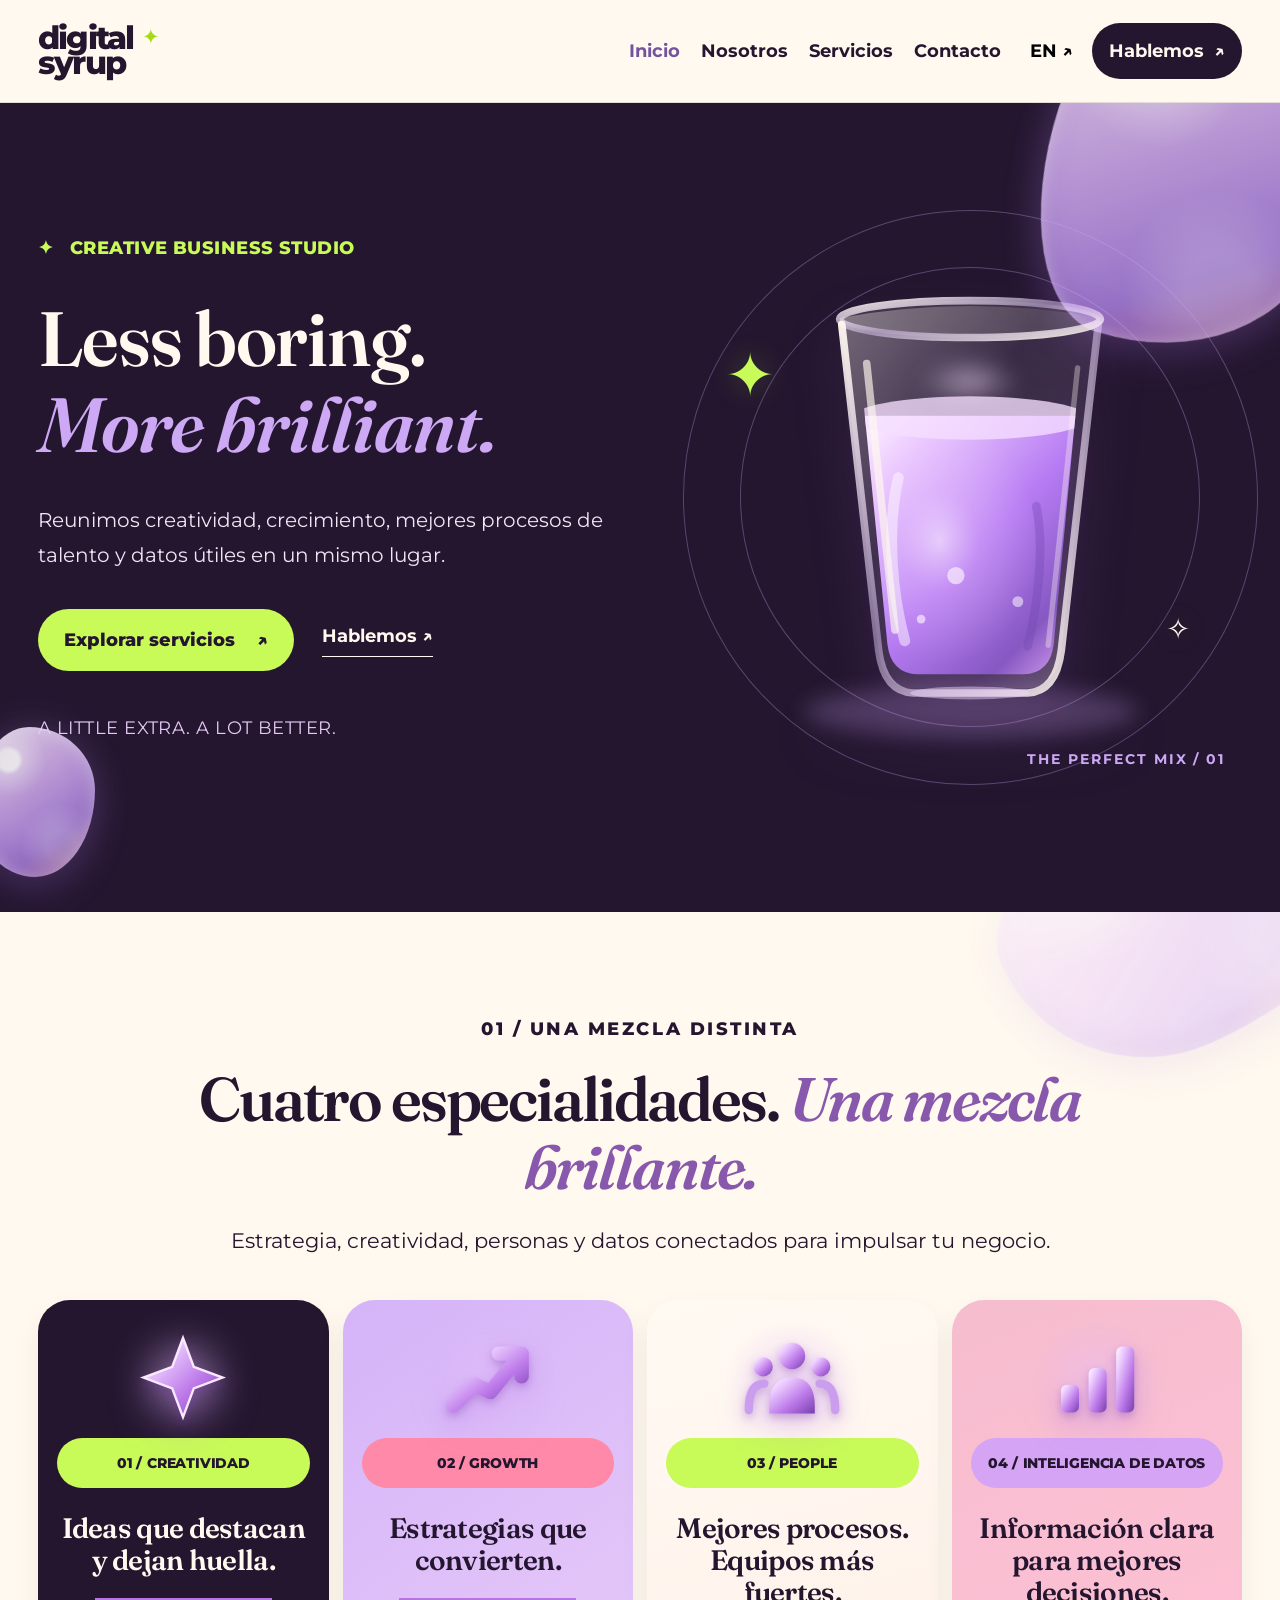
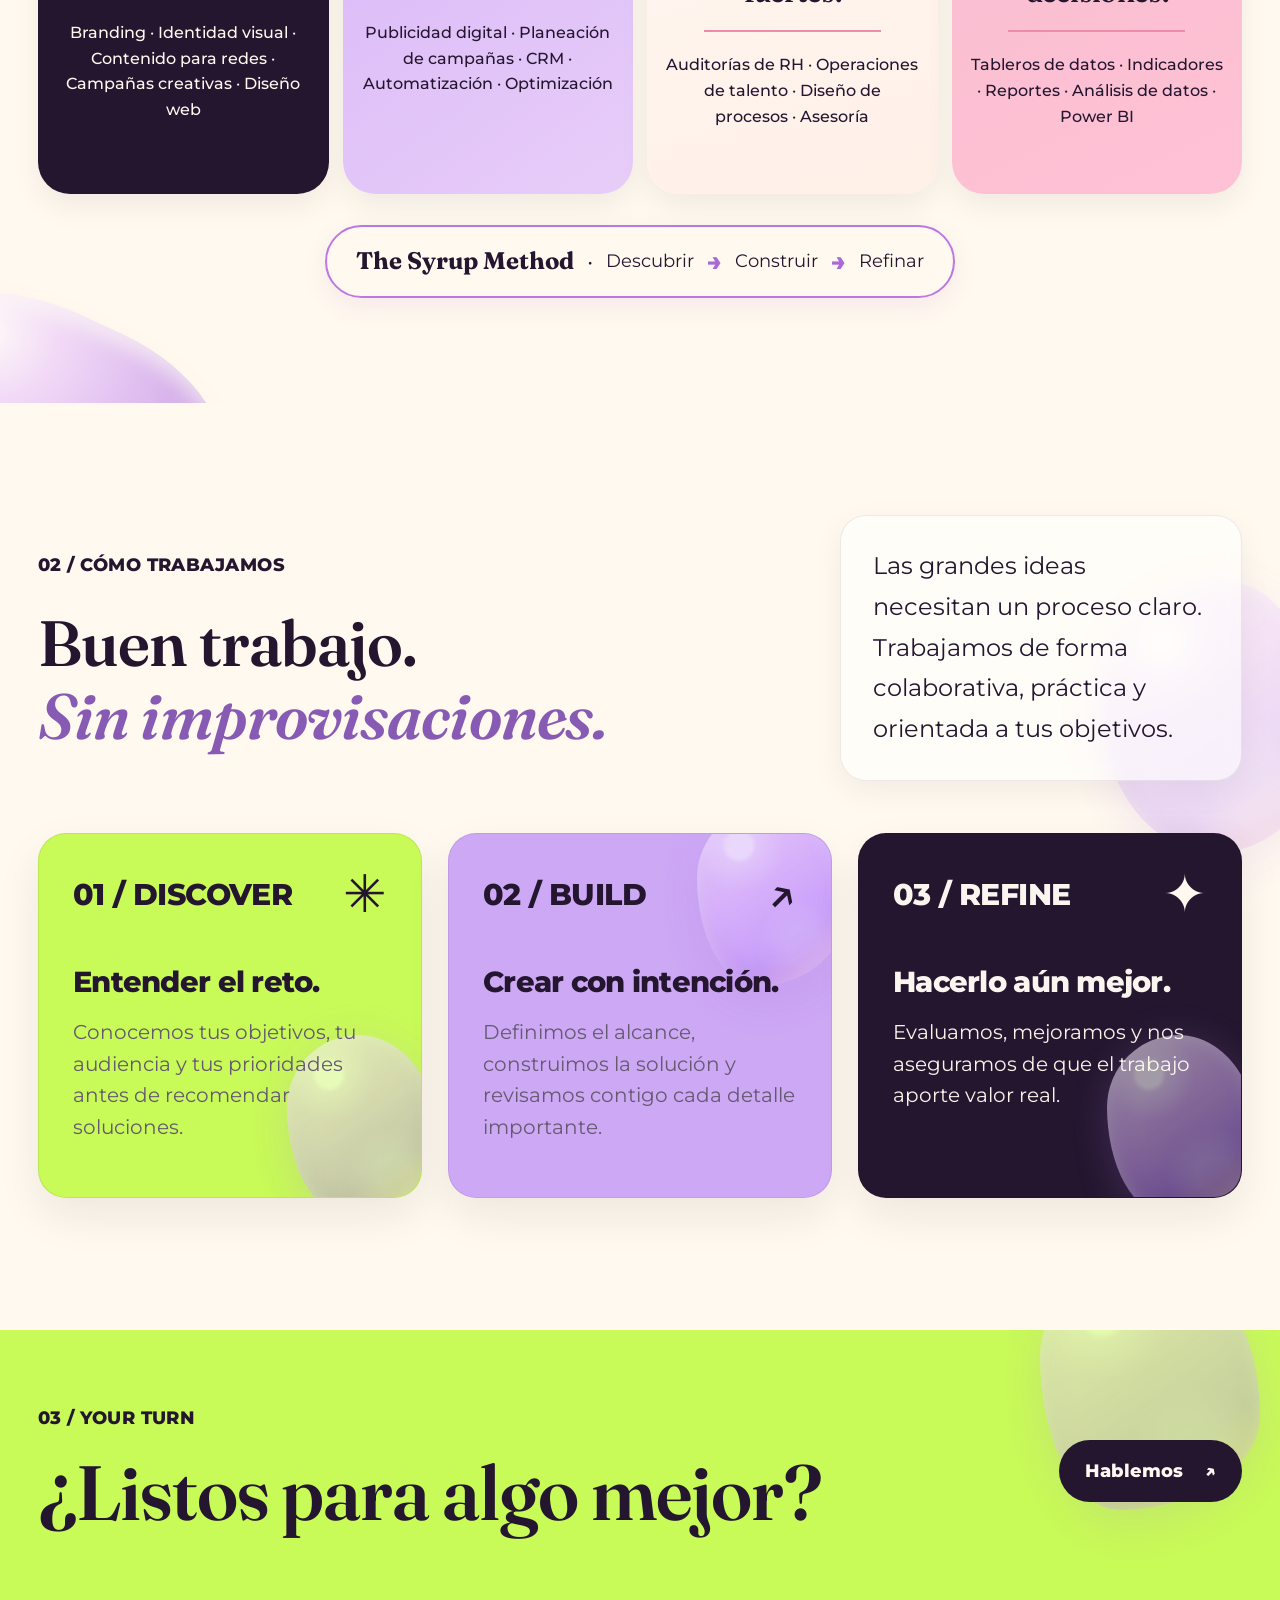
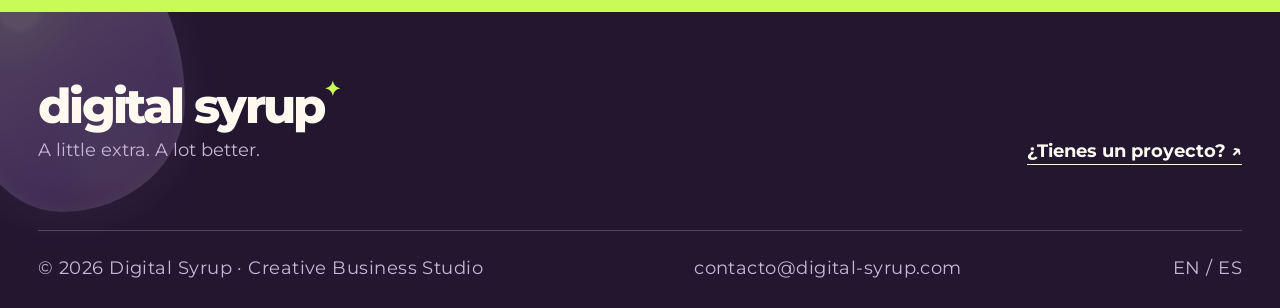
<file: index.html>
<!DOCTYPE html>
<html lang="es">

<head>
    <meta charset="utf-8" />
    <meta content="width=device-width, initial-scale=1" name="viewport" />
    <meta content="#24162F" name="theme-color" />
    <meta content="Digital Syrup creative business studio. Creative, Growth, People &amp; HR, and Data Intelligence."
        name="description" />
    <title>Creative Business Studio | Digital Syrup</title>
    <link href="https://fonts.googleapis.com" rel="preconnect" />
    <link crossorigin="" href="https://fonts.gstatic.com" rel="preconnect" />
    <link
        href="https://fonts.googleapis.com/css2?family=Fraunces:opsz,wght@9..144,600&amp;family=Montserrat:wght@400;500;600;700;800&amp;display=swap"
        rel="stylesheet" />
    <link href="style.css" rel="stylesheet" />
    <script defer="" src="script.js"></script>
</head>

<body><a class="skip" href="#main">Skip to content</a>
    <header class="site-header">
        <div class="shell header-inner"><a aria-label="Digital Syrup Home" class="brand" href="index.html"><span
                    class="brand-name">digital<span>syrup</span></span><span class="brand-spark">✦</span></a>
            <nav aria-label="Primary navigation" class="main-nav" id="main-nav"><a aria-current="page" class="active"
                    href="index.html"><span data-en="Home" data-es="Inicio">Home</span></a><a aria-current="false"
                    class="" href="about.html"><span data-en="About" data-es="Nosotros">About</span></a><a
                    aria-current="false" class="" href="services.html"><span data-en="Services"
                        data-es="Servicios">Services</span></a><a aria-current="false" class=""
                    href="contact.html"><span data-en="Contact" data-es="Contacto">Contact</span></a></nav>
            <div class="header-actions"><button aria-label="Switch language" class="lang-switch" id="langSwitch"
                    type="button"><span id="currentLang">ES</span> ↗</button><a class="nav-cta"
                    href="contact.html"><span data-en="Let's talk" data-es="Hablemos">Let's talk</span> <span
                        aria-hidden="true">↗</span></a><button aria-controls="main-nav" aria-expanded="false"
                    aria-label="Toggle menu" class="menu-toggle" id="menuToggle"
                    type="button"><span></span><span></span></button></div>
        </div>
    </header>
    <main id="main">
        <section class="hero hero-dark">
            <div class="shell hero-grid">
                <div class="hero-content reveal">
                    <p class="eyebrow lime">✦   CREATIVE BUSINESS STUDIO</p>
                    <h1>Less boring.<br /><em>More brilliant.</em></h1>
                    <p class="hero-lead"><span
                            data-en="We bring creative thinking, sharper growth, better people systems and useful data into the same room."
                            data-es="Reunimos creatividad, crecimiento, mejores procesos de talento y datos útiles en un mismo lugar.">We
                            bring creative thinking, sharper growth, better people systems and useful data into the same
                            room.</span></p>
                    <div class="actions"><a class="btn btn-lime" href="services.html"><span
                                data-en="Explore our services" data-es="Explorar servicios">Explore our services</span>
                            <span>↗</span></a><a class="underlink" href="contact.html"><span data-en="Let's talk" data-es="Hablemos">Let's talk</span> <span aria-hidden="true">↗</span></a></div>
                    <p class="hero-foot">A little extra. A lot better.</p>
                </div>
                <div class="hero-art reveal"><div class="hero-syrup-scene" role="img" aria-label="Creative, Growth, People and HR, and Data Intelligence icons blend into a glass of luminous lilac syrup" data-ds-visual="editorial-syrup-glass">
  <span class="glass-orbit orbit-one" aria-hidden="true"></span>
  <span class="glass-orbit orbit-two" aria-hidden="true"></span>
  <span class="glass-star glass-star-one" aria-hidden="true">✦</span>
  <span class="glass-star glass-star-two" aria-hidden="true">✧</span>
  <div class="syrup-ingredients" aria-hidden="true">
    <span class="syrup-ingredient ingredient-creative" title="Creative"><svg viewBox="0 0 48 48" fill="none"><path d="M24 5l4.2 13.8L42 23l-13.8 4.4L24 42l-4.2-14.6L6 23l13.8-4.2L24 5Z" fill="currentColor" /><circle cx="38" cy="9" r="3" fill="currentColor"/></svg></span>
    <span class="syrup-ingredient ingredient-growth" title="Growth"><svg viewBox="0 0 48 48" fill="none"><path d="M9 37V29M20 37V22M31 37V13" stroke="currentColor" stroke-width="4" stroke-linecap="round"/><path d="M10 22l11-9 9 4 10-11M31 6h9v9" stroke="currentColor" stroke-width="3.5" stroke-linecap="round" stroke-linejoin="round"/></svg></span>
    <span class="syrup-ingredient ingredient-people" title="People and HR"><svg viewBox="0 0 48 48" fill="none"><circle cx="24" cy="14" r="6" fill="currentColor"/><circle cx="10" cy="19" r="4" fill="currentColor" opacity=".75"/><circle cx="38" cy="19" r="4" fill="currentColor" opacity=".75"/><path d="M12 39c0-9 5-14 12-14s12 5 12 14v2H12v-2ZM3 38v-3c0-6 3-9 8-10M45 38v-3c0-6-3-9-8-10" fill="currentColor"/></svg></span>
    <span class="syrup-ingredient ingredient-data" title="Data Intelligence"><svg viewBox="0 0 48 48" fill="none"><rect x="5" y="24" width="8" height="17" rx="2" fill="currentColor"/><rect x="20" y="14" width="8" height="27" rx="2" fill="currentColor"/><rect x="35" y="5" width="8" height="36" rx="2" fill="currentColor"/><path d="M4 44h40" stroke="currentColor" stroke-width="2" stroke-linecap="round"/></svg></span>
  </div>
  <span class="syrup-mix-flash" aria-hidden="true"></span>
  <svg class="syrup-glass" viewBox="0 0 460 560" aria-hidden="true" focusable="false" xmlns="http://www.w3.org/2000/svg">
    <defs>
      <linearGradient id="glass-wall" x1="0" x2="1" y1="0" y2="1">
        <stop offset="0" stop-color="#fff9ef" stop-opacity=".55"/>
        <stop offset=".4" stop-color="#ffffff" stop-opacity=".12"/>
        <stop offset=".75" stop-color="#cda8f5" stop-opacity=".22"/>
        <stop offset="1" stop-color="#fff9ef" stop-opacity=".55"/>
      </linearGradient>
      <linearGradient id="glass-edge" x1="0" x2="1" y1="0" y2=".9">
        <stop offset="0" stop-color="#fff9ef" stop-opacity=".96"/>
        <stop offset=".5" stop-color="#ead3ff" stop-opacity=".45"/>
        <stop offset="1" stop-color="#fff9ef" stop-opacity=".9"/>
      </linearGradient>
      <linearGradient id="liquid-lilac" x1="0" x2=".85" y1=".05" y2="1">
        <stop offset="0" stop-color="#fff2ff"/>
        <stop offset=".18" stop-color="#e9c6ff"/>
        <stop offset=".52" stop-color="#b77cf3"/>
        <stop offset=".82" stop-color="#8658c2"/>
        <stop offset="1" stop-color="#dda3f4"/>
      </linearGradient>
      <radialGradient id="liquid-light">
        <stop offset="0" stop-color="#fff9ff" stop-opacity=".95"/>
        <stop offset=".4" stop-color="#f5d4ff" stop-opacity=".38"/>
        <stop offset="1" stop-color="#f5d4ff" stop-opacity="0"/>
      </radialGradient>
      <filter id="glass-glow" x="-50%" y="-50%" width="200%" height="200%">
        <feGaussianBlur stdDeviation="10"/>
      </filter>
      <clipPath id="inside-glass">
        <path d="M127 142 C126 132 135 126 146 126 L315 126 C328 126 335 132 333 142 L307 415 Q304 442 279 443 L182 443 Q157 442 154 415 Z"/>
      </clipPath>
    </defs>
    <ellipse cx="231" cy="477" rx="154" ry="24" fill="#cda8f5" opacity=".24" filter="url(#glass-glow)"/>
    <path d="M110 115 Q231 93 350 115 L314 422 Q310 454 282 456 L178 456 Q150 454 146 422 Z" fill="url(#glass-wall)" opacity=".66"/>
    <g clip-path="url(#inside-glass)">
      <rect class="glass-liquid-level" x="125" y="205" width="216" height="255" fill="url(#liquid-lilac)"/>
      <ellipse class="glass-syrup-surface" cx="230" cy="207" rx="109" ry="20" fill="#f7dfff" opacity=".78"/>
      <ellipse cx="202" cy="320" rx="91" ry="115" fill="url(#liquid-light)" opacity=".6"/>
      <path d="M164 262 C153 310 158 368 170 412" stroke="#fff9ff" stroke-opacity=".5" stroke-width="10" fill="none" stroke-linecap="round"/>
      <path d="M291 288 C299 328 292 381 283 417" stroke="#6f45ac" stroke-opacity=".34" stroke-width="8" fill="none" stroke-linecap="round"/>
      <circle class="syrup-bubble bubble-a" cx="217" cy="352" r="8" fill="#fef4ff" opacity=".64"/>
      <circle class="syrup-bubble bubble-b" cx="274" cy="376" r="5" fill="#fef4ff" opacity=".55"/>
      <circle class="syrup-bubble bubble-c" cx="185" cy="392" r="4" fill="#fef4ff" opacity=".64"/>
    </g>
    <ellipse cx="230" cy="116" rx="120" ry="17" fill="#fff9ef" fill-opacity=".13" stroke="url(#glass-edge)" stroke-width="7"/>
    <path d="M112 121 L146 421 Q151 459 178 460 L283 460 Q309 459 314 421 L348 121" fill="none" stroke="url(#glass-edge)" stroke-width="7" stroke-linecap="round"/>
    <path d="M135 157 L161 402" fill="none" stroke="#fff9ef" stroke-opacity=".66" stroke-width="7" stroke-linecap="round"/>
    <path d="M329 161 L302 416" fill="none" stroke="#fff9ef" stroke-opacity=".34" stroke-width="5" stroke-linecap="round"/>
    <ellipse cx="230" cy="460" rx="55" ry="6" fill="#f4dcff" opacity=".45"/>
  </svg>
  <span class="glass-scene-caption" aria-hidden="true">THE PERFECT MIX / 01</span>
</div></div>
            </div>
        </section>
        <section class="cream-section intro-band mix-showcase" aria-labelledby="mix-title">
  <div class="shell mix-shell">
    <div class="mix-heading reveal">
      <p class="eyebrow mix-eyebrow">01 / <span data-en="A DIFFERENT MIX" data-es="UNA MEZCLA DISTINTA">A DIFFERENT MIX</span></p>
      <h2 id="mix-title"><span data-en="Four specialties." data-es="Cuatro especialidades.">Four specialties.</span> <em><span data-en="One brilliant mix." data-es="Una mezcla brillante.">One brilliant mix.</span></em></h2>
      <p class="mix-summary"><span data-en="Strategy, creativity, people and data — connected to help your business grow." data-es="Estrategia, creatividad, personas y datos conectados para impulsar tu negocio.">Strategy, creativity, people and data — connected to help your business grow.</span></p>
    </div>
    <div class="mix-services-grid">
      <a class="mix-service mix-service-creative reveal" href="services.html" aria-label="CREATIVE">
        <div class="mix-card-art"><svg class="mix-icon-svg" viewBox="0 0 80 80" aria-hidden="true" focusable="false"><defs><linearGradient id="iconSheen-creative" x1="0" x2="1" y1="0" y2="1"><stop stop-color="#FFF7FF"/><stop offset=".22" stop-color="#EDCFFF"/><stop offset=".62" stop-color="#BC78E9"/><stop offset="1" stop-color="#7640AD"/></linearGradient></defs><path d="M40 5 49 29 73 38 49 47 40 71 31 47 7 38 31 29Z" fill="url(#iconSheen-creative)" stroke="#F8E9FF" stroke-width="2"/></svg></div>
        <div class="mix-card-category"><span class="mix-card-index">01 / </span><span data-en="CREATIVE" data-es="CREATIVIDAD">CREATIVE</span></div>
        <h3><span data-en="Ideas that stand out and stay memorable." data-es="Ideas que destacan y dejan huella.">Ideas that stand out and stay memorable.</span></h3>
        <div class="mix-card-divider" aria-hidden="true"></div>
        <p class="mix-card-services"><span data-en="Branding · Visual identity · Social content · Creative campaigns · Web design" data-es="Branding · Identidad visual · Contenido para redes · Campañas creativas · Diseño web">Branding · Visual identity · Social content · Creative campaigns · Web design</span></p>
      </a>
      <a class="mix-service mix-service-growth reveal" href="services.html" aria-label="GROWTH">
        <div class="mix-card-art"><svg class="mix-icon-svg" viewBox="0 0 80 80" aria-hidden="true" focusable="false"><defs><linearGradient id="iconSheen-growth" x1="0" x2="1" y1="0" y2="1"><stop stop-color="#FFF7FF"/><stop offset=".22" stop-color="#EDCFFF"/><stop offset=".62" stop-color="#BC78E9"/><stop offset="1" stop-color="#7640AD"/></linearGradient></defs><path d="M11 61 29 44 42 50 68 18M49 18h19v19" fill="none" stroke="url(#iconSheen-growth)" stroke-width="12" stroke-linecap="round" stroke-linejoin="round"/></svg></div>
        <div class="mix-card-category"><span class="mix-card-index">02 / </span><span data-en="GROWTH" data-es="GROWTH">GROWTH</span></div>
        <h3><span data-en="Strategies that convert." data-es="Estrategias que convierten.">Strategies that convert.</span></h3>
        <div class="mix-card-divider" aria-hidden="true"></div>
        <p class="mix-card-services"><span data-en="Paid media · Campaign planning · CRM · Automation · Optimization" data-es="Publicidad digital · Planeación de campañas · CRM · Automatización · Optimización">Paid media · Campaign planning · CRM · Automation · Optimization</span></p>
      </a>
      <a class="mix-service mix-service-people reveal" href="services.html" aria-label="PEOPLE & HR">
        <div class="mix-card-art"><svg class="mix-icon-svg" viewBox="0 0 80 80" aria-hidden="true" focusable="false"><defs><linearGradient id="iconSheen-people" x1="0" x2="1" y1="0" y2="1"><stop stop-color="#FFF7FF"/><stop offset=".22" stop-color="#EDCFFF"/><stop offset=".62" stop-color="#BC78E9"/><stop offset="1" stop-color="#7640AD"/></linearGradient></defs><circle cx="40" cy="20" r="11" fill="url(#iconSheen-people)"/><circle cx="16" cy="29" r="8" fill="url(#iconSheen-people)"/><circle cx="64" cy="29" r="8" fill="url(#iconSheen-people)"/><path d="M21 62q0-24 19-24t19 24v6H21Z" fill="url(#iconSheen-people)"/><path d="M4 65q0-22 13-22M76 65q0-22-13-22" fill="none" stroke="#CB9DEE" stroke-width="7" stroke-linecap="round"/></svg></div>
        <div class="mix-card-category"><span class="mix-card-index">03 / </span><span data-en="PEOPLE &amp; HR" data-es="PEOPLE">PEOPLE &amp; HR</span></div>
        <h3><span data-en="Better processes. Stronger teams." data-es="Mejores procesos. Equipos más fuertes.">Better processes. Stronger teams.</span></h3>
        <div class="mix-card-divider" aria-hidden="true"></div>
        <p class="mix-card-services"><span data-en="HR audits · Talent operations · Process design · Advisory" data-es="Auditorías de RH · Operaciones de talento · Diseño de procesos · Asesoría">HR audits · Talent operations · Process design · Advisory</span></p>
      </a>
      <a class="mix-service mix-service-data reveal" href="services.html" aria-label="DATA INTELLIGENCE">
        <div class="mix-card-art"><svg class="mix-icon-svg" viewBox="0 0 80 80" aria-hidden="true" focusable="false"><defs><linearGradient id="iconSheen-data" x1="0" x2="1" y1="0" y2="1"><stop stop-color="#FFF7FF"/><stop offset=".22" stop-color="#EDCFFF"/><stop offset=".62" stop-color="#BC78E9"/><stop offset="1" stop-color="#7640AD"/></linearGradient></defs><rect x="10" y="44" width="15" height="23" rx="5" fill="url(#iconSheen-data)"/><rect x="33" y="30" width="15" height="37" rx="5" fill="url(#iconSheen-data)"/><rect x="56" y="12" width="15" height="55" rx="5" fill="url(#iconSheen-data)"/></svg></div>
        <div class="mix-card-category"><span class="mix-card-index">04 / </span><span data-en="DATA INTELLIGENCE" data-es="INTELIGENCIA DE DATOS">DATA INTELLIGENCE</span></div>
        <h3><span data-en="Clear insights for better decisions." data-es="Información clara para mejores decisiones.">Clear insights for better decisions.</span></h3>
        <div class="mix-card-divider" aria-hidden="true"></div>
        <p class="mix-card-services"><span data-en="Dashboards · KPIs · Reporting · Data analysis · Power BI" data-es="Tableros de datos · Indicadores · Reportes · Análisis de datos · Power BI">Dashboards · KPIs · Reporting · Data analysis · Power BI</span></p>
      </a>
    </div>
    <div class="mix-method reveal">
      <strong>The Syrup Method</strong>
      <span class="mix-method-dot" aria-hidden="true">·</span>
      <span><span data-en="Discover" data-es="Descubrir">Discover</span></span><b aria-hidden="true">→</b>
      <span><span data-en="Build" data-es="Construir">Build</span></span><b aria-hidden="true">→</b>
      <span><span data-en="Refine" data-es="Refinar">Refine</span></span>
    </div>
  </div>
</section>
        <section aria-labelledby="process-title" class="cream-section approach-preview">
            <div class="shell">
                <div class="process-intro reveal">
                    <div>
                        <p class="eyebrow">02 / <span data-en="HOW WE WORK" data-es="CÓMO TRABAJAMOS">HOW WE WORK</span>
                        </p>
                        <h2 id="process-title"><span data-en="Good work." data-es="Buen trabajo.">Good
                                work.</span><br /><em><span data-en="No guesswork." data-es="Sin improvisaciones.">No
                                    guesswork.</span></em></h2>
                    </div>
                    <p class="process-lead"><span
                            data-en="Big ideas need a clear process. We keep it collaborative, practical and built around your goals."
                            data-es="Las grandes ideas necesitan un proceso claro. Trabajamos de forma colaborativa, práctica y orientada a tus objetivos.">Big
                            ideas need a clear process. We keep it collaborative, practical and built around your
                            goals.</span></p>
                </div>
                <div class="approach-steps">
                    <article class="process-card process-discover reveal">
                        <div class="process-card-top"><span class="process-number">01 / DISCOVER</span><span
                                aria-hidden="true" class="process-icon">✳</span></div>
                        <div>
                            <h3><span data-en="Understand the challenge." data-es="Entender el reto.">Understand the
                                    challenge.</span></h3>
                            <p><span data-en="We explore your goals, audience and priorities before making recommendations."
                                    data-es="Conocemos tus objetivos, tu audiencia y tus prioridades antes de recomendar soluciones.">We
                                    explore your goals, audience and priorities before making recommendations.</span>
                            </p>
                        </div>
                    </article>
                    <article class="process-card process-build reveal">
                        <div class="process-card-top"><span class="process-number">02 / BUILD</span><span
                                aria-hidden="true" class="process-icon">↗</span></div>
                        <div>
                            <h3><span data-en="Create with purpose." data-es="Crear con intención.">Create with
                                    purpose.</span></h3>
                            <p><span data-en="We agree the scope, build the solution and review every important detail together."
                                    data-es="Definimos el alcance, construimos la solución y revisamos contigo cada detalle importante.">We
                                    agree the scope, build the solution and review every important detail
                                    together.</span></p>
                        </div>
                    </article>
                    <article class="process-card process-refine reveal">
                        <div class="process-card-top"><span class="process-number">03 / REFINE</span><span
                                aria-hidden="true" class="process-icon">✦</span></div>
                        <div>
                            <h3><span data-en="Make it even better." data-es="Hacerlo aún mejor.">Make it even
                                    better.</span></h3>
                            <p><span data-en="We evaluate, improve and make sure the work delivers meaningful value."
                                    data-es="Evaluamos, mejoramos y nos aseguramos de que el trabajo aporte valor real.">We
                                    evaluate, improve and make sure the work delivers meaningful value.</span></p>
                        </div>
                    </article>
                </div>
            </div>
        </section>
        <section class="cta-band">
            <div class="shell cta-inner reveal">
                <div>
                    <p class="eyebrow">03 / YOUR TURN</p>
                    <h2><span data-en="Ready for something better?" data-es="¿Listos para algo mejor?">Ready for
                            something better?</span></h2>
                </div><a class="btn btn-dark" href="contact.html"><span data-en="Start a conversation"
                        data-es="Hablemos">Start a conversation</span> ↗</a>
            </div>
        </section>
    </main>
    <footer class="site-footer">
        <div class="shell footer-top">
            <div><span class="footer-wordmark">digital syrup<span>✦</span></span>
                <p>A little extra. A lot better.</p>
            </div><a class="footer-action" href="contact.html"><span data-en="Have a project?"
                    data-es="¿Tienes un proyecto?">Have a project?</span> ↗</a>
        </div>
        <div class="shell footer-bottom"><span>© 2026 Digital Syrup · Creative Business Studio</span><span><a
                    href="mailto:contacto@digital-syrup.com">contacto@digital-syrup.com</a></span><span>EN / ES</span>
        </div>
    </footer>
</body>

</html>
</file>
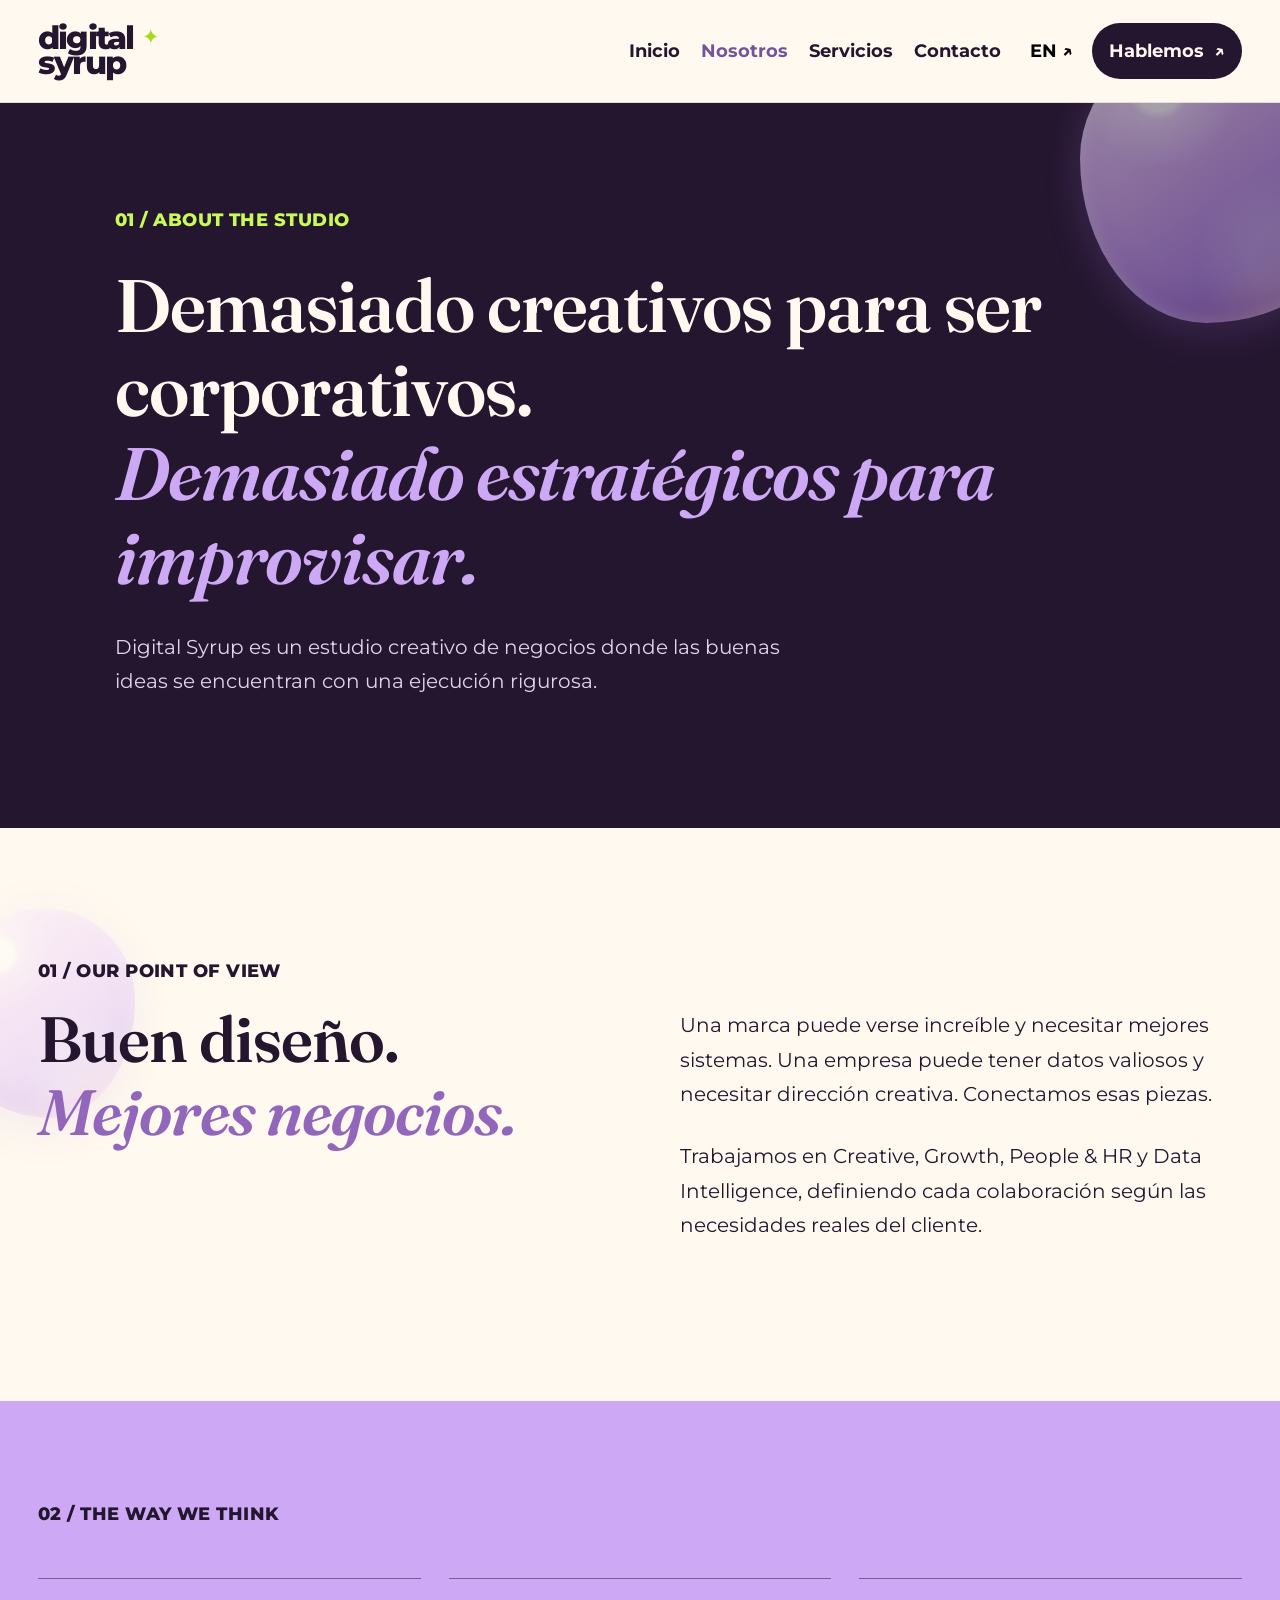
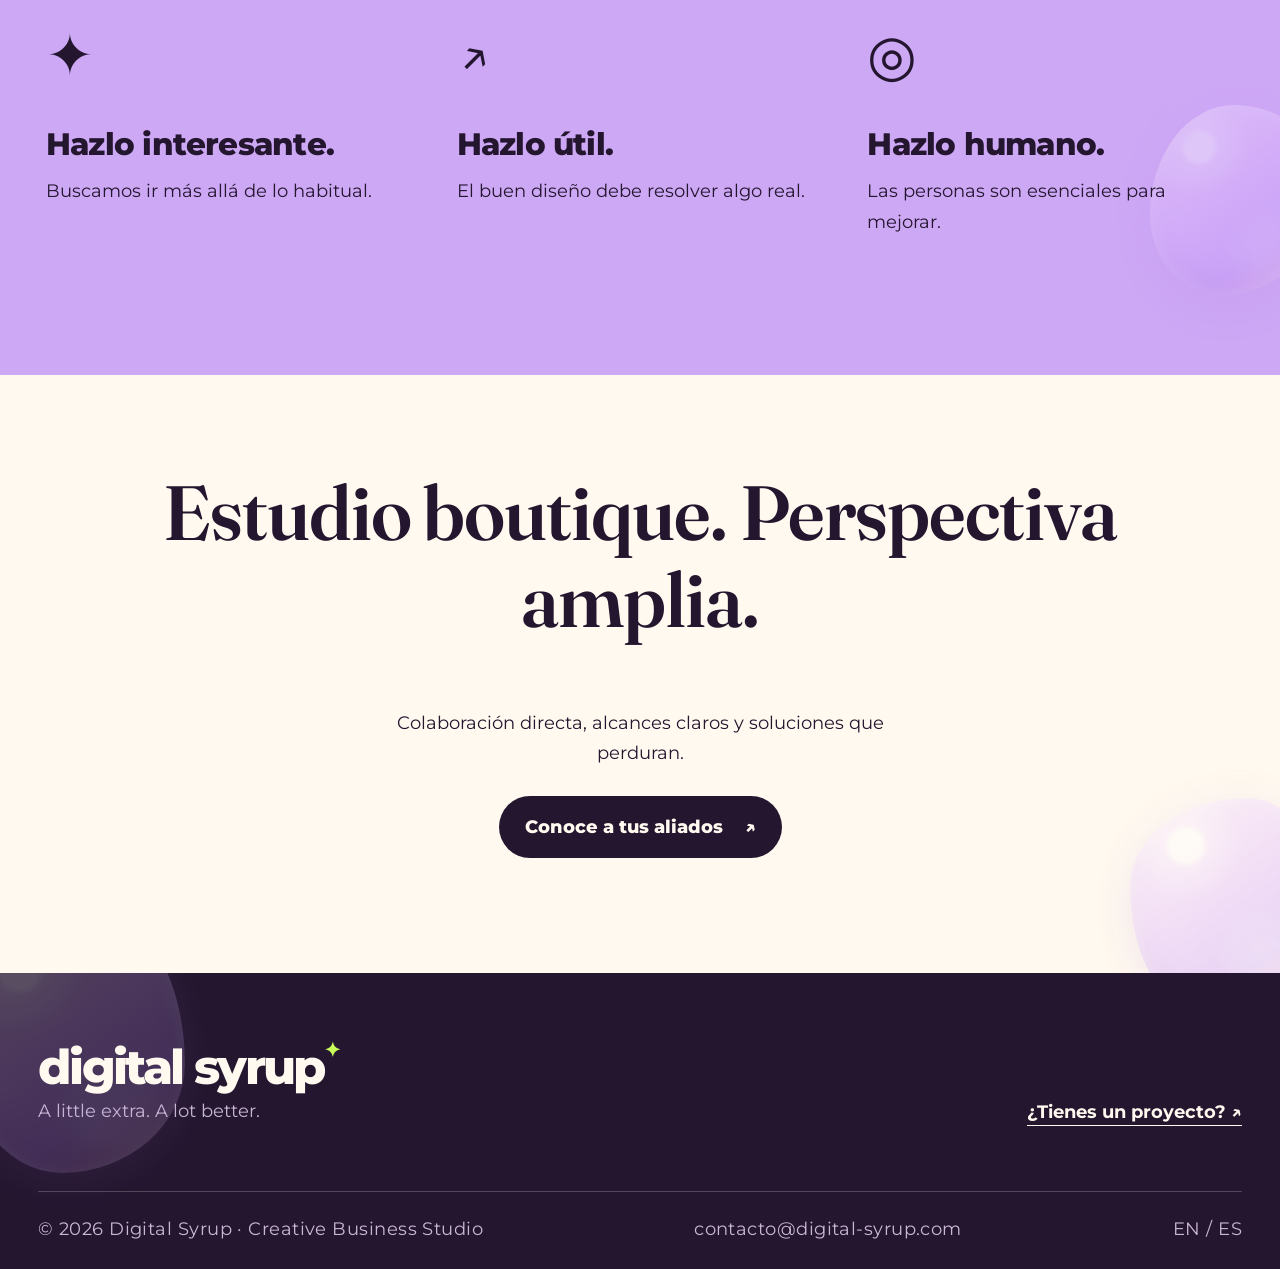
<file: about.html>
<!doctype html>
<html lang="es">

<head>
    <meta charset="utf-8">
    <meta name="viewport" content="width=device-width, initial-scale=1">
    <meta name="theme-color" content="#24162F">
    <meta name="description" content="About Digital Syrup creative business studio.">
    <title>About | Digital Syrup</title>
    <link rel="preconnect" href="https://fonts.googleapis.com">
    <link rel="preconnect" href="https://fonts.gstatic.com" crossorigin>
    <link
        href="https://fonts.googleapis.com/css2?family=Fraunces:opsz,wght@9..144,600&family=Montserrat:wght@400;500;600;700;800&display=swap"
        rel="stylesheet">
    <link rel="stylesheet" href="style.css">
    <script defer src="script.js"></script>
</head>

<body><a class="skip" href="#main">Skip to content</a>
    <header class="site-header">
        <div class="shell header-inner"><a class="brand" href="index.html" aria-label="Digital Syrup Home"><span
                    class="brand-name">digital<span>syrup</span></span><span class="brand-spark">✦</span></a>
            <nav class="main-nav" id="main-nav" aria-label="Primary navigation"><a href="index.html" class=""
                    aria-current="false"><span data-en="Home" data-es="Inicio">Home</span></a><a href="about.html"
                    class="active" aria-current="page"><span data-en="About" data-es="Nosotros">About</span></a><a
                    href="services.html" class="" aria-current="false"><span data-en="Services"
                        data-es="Servicios">Services</span></a><a href="contact.html" class=""
                    aria-current="false"><span data-en="Contact" data-es="Contacto">Contact</span></a></nav>
            <div class="header-actions"><button type="button" class="lang-switch" id="langSwitch"
                    aria-label="Switch language"><span id="currentLang">ES</span> ↗</button><a class="nav-cta"
                    href="contact.html"><span data-en="Let&#x27;s talk" data-es="Hablemos">Let&#x27;s talk</span> <span
                        aria-hidden="true">↗</span></a><button class="menu-toggle" type="button" id="menuToggle"
                    aria-expanded="false" aria-controls="main-nav"
                    aria-label="Toggle menu"><span></span><span></span></button></div>
        </div>
    </header>
    <main id="main">
        <section class="page-hero plum-section">
            <div class="shell page-hero-inner reveal">
                <p class="eyebrow lime">01 / ABOUT THE STUDIO</p>
                <h1><span data-en="Too creative to be corporate."
                        data-es="Demasiado creativos para ser corporativos.">Too creative to be
                        corporate.</span><br><em><span data-en="Too sharp to be random."
                            data-es="Demasiado estratégicos para improvisar.">Too sharp to be random.</span></em></h1>
                <p class="page-intro"><span
                        data-en="Digital Syrup is a creative business studio where bold ideas meet disciplined execution."
                        data-es="Digital Syrup es un estudio creativo de negocios donde las buenas ideas se encuentran con una ejecución rigurosa.">Digital
                        Syrup is a creative business studio where bold ideas meet disciplined execution.</span></p>
            </div>
        </section>
        <section class="cream-section content-block">
            <div class="shell two-column">
                <div class="reveal">
                    <p class="eyebrow">01 / OUR POINT OF VIEW</p>
                    <h2><span data-en="Good looks." data-es="Buen diseño.">Good looks.</span><br><em><span
                                data-en="Better business." data-es="Mejores negocios.">Better business.</span></em></h2>
                </div>
                <div class="large-copy reveal">
                    <p><span data-en="A brand can look brilliant and still need sharper systems. A company can have great data and still need creative direction. We connect those dots."
                            data-es="Una marca puede verse increíble y necesitar mejores sistemas. Una empresa puede tener datos valiosos y necesitar dirección creativa. Conectamos esas piezas.">A
                            brand can look brilliant and still need sharper systems. A company can have great data and
                            still need creative direction. We connect those dots.</span></p>
                    <p><span data-en="We work across Creative, Growth, People &amp; HR, and Data Intelligence—scoping every collaboration around what a client actually needs."
                            data-es="Trabajamos en Creative, Growth, People &amp; HR y Data Intelligence, definiendo cada colaboración según las necesidades reales del cliente.">We
                            work across Creative, Growth, People &amp; HR, and Data Intelligence—scoping every
                            collaboration around what a client actually needs.</span></p>
                </div>
            </div>
        </section>
        <section class="lilac-section values-section">
            <div class="shell">
                <p class="eyebrow">02 / THE WAY WE THINK</p>
                <div class="values-grid">
                    <div class="value reveal"><span>✦</span>
                        <h3><span data-en="Make it interesting." data-es="Hazlo interesante.">Make it
                                interesting.</span></h3>
                        <p><span data-en="We are here to move beyond ordinary."
                                data-es="Buscamos ir más allá de lo habitual.">We are here to move beyond
                                ordinary.</span></p>
                    </div>
                    <div class="value reveal"><span>↗</span>
                        <h3><span data-en="Make it useful." data-es="Hazlo útil.">Make it useful.</span></h3>
                        <p><span data-en="Beautiful work should solve a real problem."
                                data-es="El buen diseño debe resolver algo real.">Beautiful work should solve a real
                                problem.</span></p>
                    </div>
                    <div class="value reveal"><span>◎</span>
                        <h3><span data-en="Make it human." data-es="Hazlo humano.">Make it human.</span></h3>
                        <p><span data-en="People are part of every smarter business."
                                data-es="Las personas son esenciales para mejorar.">People are part of every smarter
                                business.</span></p>
                    </div>
                </div>
            </div>
        </section>
        <section class="cream-section contact-teaser">
            <div class="shell">
                <h2><span data-en="Small studio. Wide perspective."
                        data-es="Estudio boutique. Perspectiva amplia.">Small studio. Wide perspective.</span></h2>
                <p><span data-en="Direct collaboration. Thoughtful scope. Work built to last."
                        data-es="Colaboración directa, alcances claros y soluciones que perduran.">Direct collaboration.
                        Thoughtful scope. Work built to last.</span></p><a href="contact.html"
                    class="btn btn-dark"><span data-en="Meet your next collaborators"
                        data-es="Conoce a tus aliados">Meet your next collaborators</span> ↗</a>
            </div>
        </section>
    </main>
    <footer class="site-footer">
        <div class="shell footer-top">
            <div><span class="footer-wordmark">digital syrup<span>✦</span></span>
                <p>A little extra. A lot better.</p>
            </div><a href="contact.html" class="footer-action"><span data-en="Have a project?"
                    data-es="¿Tienes un proyecto?">Have a project?</span> ↗</a>
        </div>
        <div class="shell footer-bottom"><span>© 2026 Digital Syrup · Creative Business Studio</span><span><a
                    href="mailto:contacto@digital-syrup.com">contacto@digital-syrup.com</a></span><span>EN / ES</span>
        </div>
    </footer>
</body>

</html>
</file>
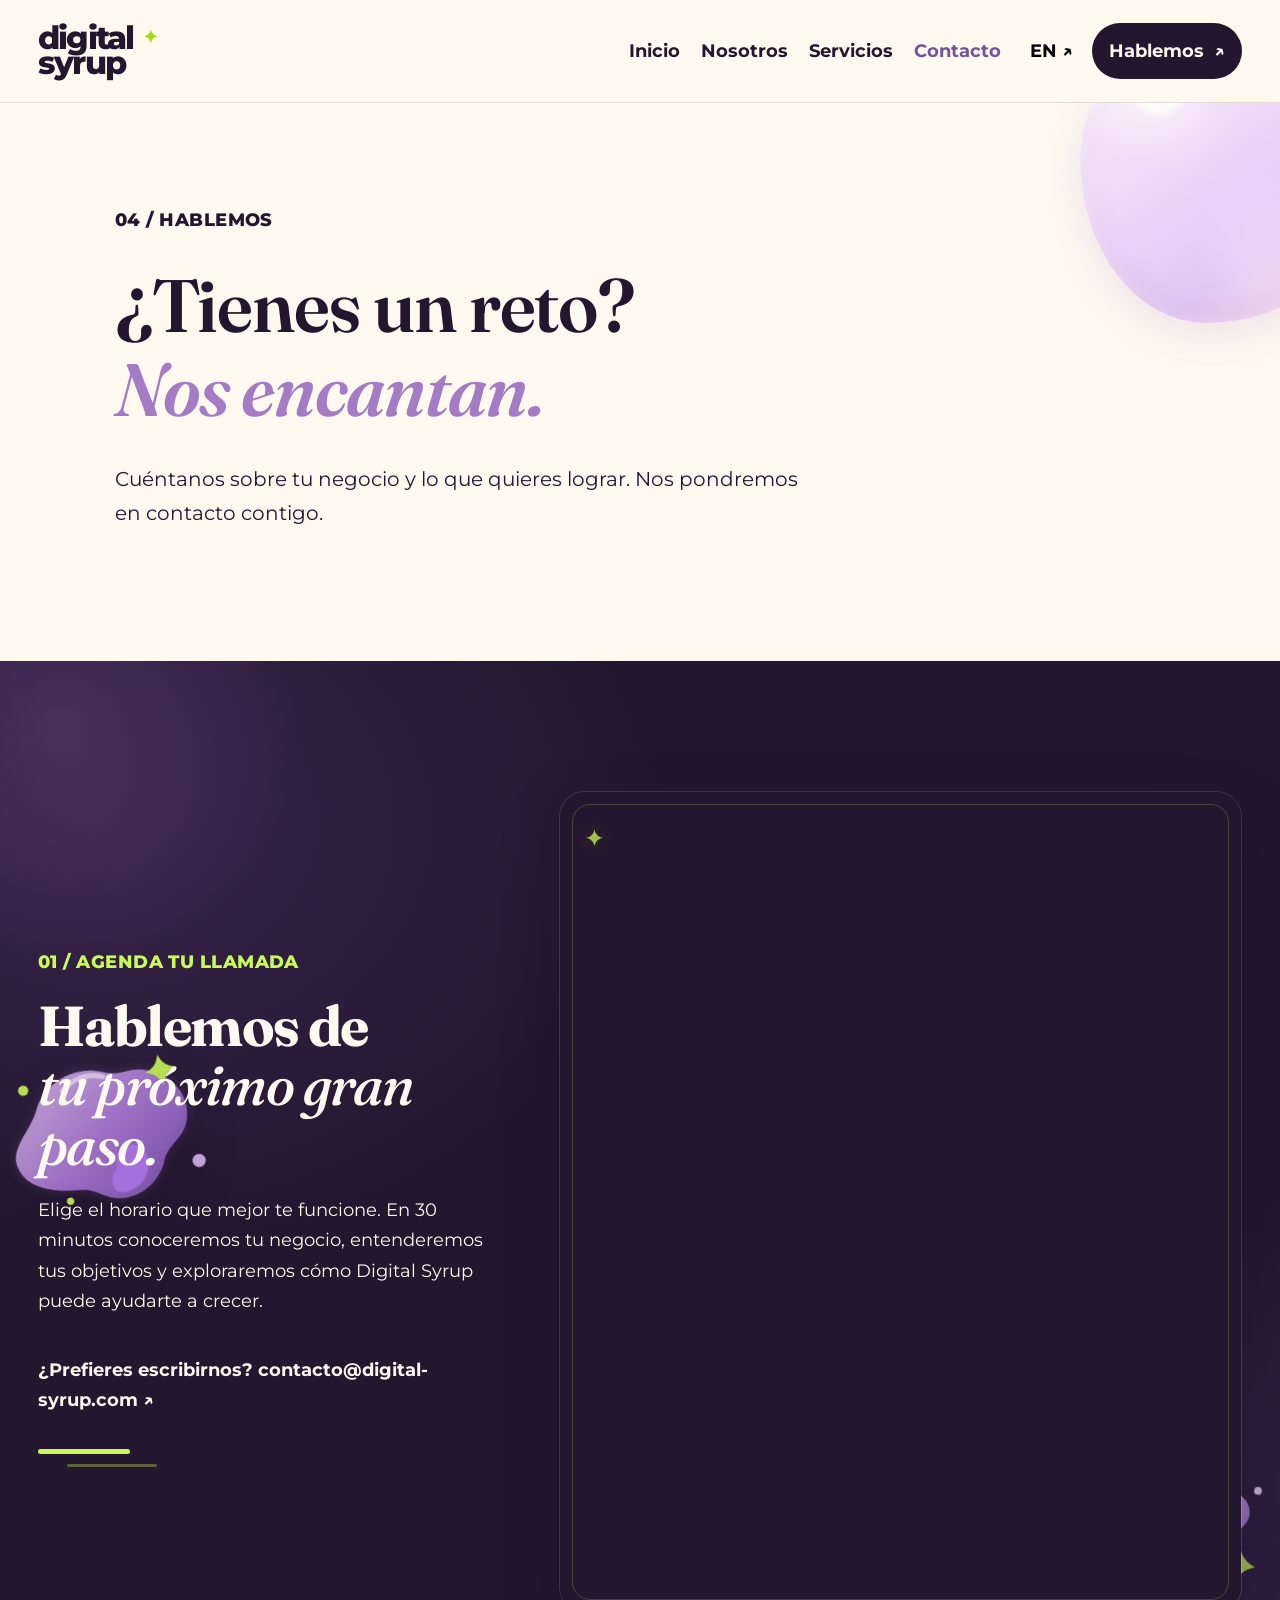
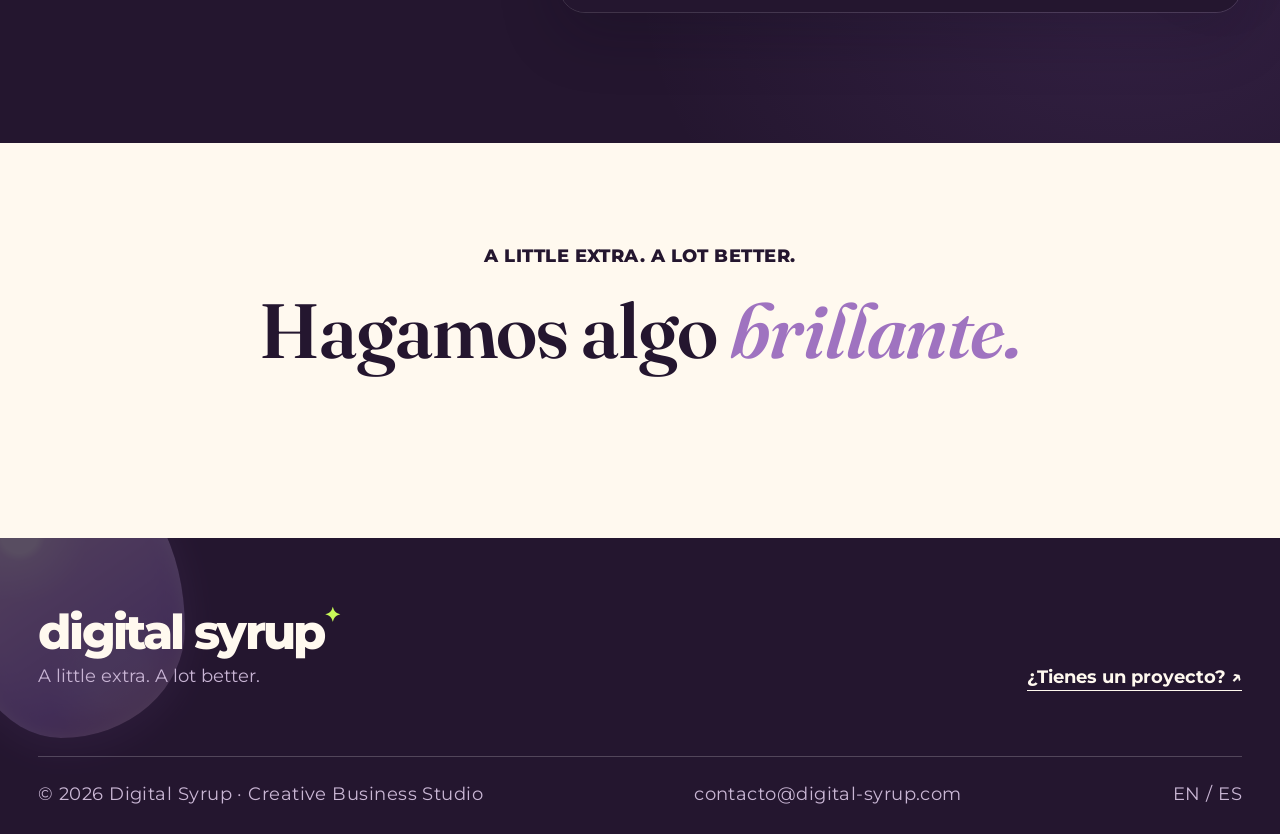
<file: contact.html>
<!doctype html>
<html lang="es">
<head>
<meta charset="utf-8"><meta name="viewport" content="width=device-width, initial-scale=1"><meta name="theme-color" content="#24162F">
<meta name="description" content="Contacta a Digital Syrup y solicita una cotización para hacer crecer tu negocio.">
<title>Contacto | Digital Syrup</title>
<link rel="preconnect" href="https://fonts.googleapis.com"><link rel="preconnect" href="https://fonts.gstatic.com" crossorigin>
<link href="https://fonts.googleapis.com/css2?family=Fraunces:opsz,wght@9..144,600&family=Montserrat:wght@400;500;600;700;800&display=swap" rel="stylesheet">
<link rel="stylesheet" href="style.css"><script defer src="script.js"></script>
</head>
<body>
<a class="skip" href="#main">Saltar al contenido</a>
<header class="site-header"><div class="shell header-inner"><a class="brand" href="index.html" aria-label="Digital Syrup Home"><span class="brand-name">digital<span>syrup</span></span><span class="brand-spark">✦</span></a>
<nav class="main-nav" id="main-nav" aria-label="Navegación principal"><a href="index.html"><span data-en="Home" data-es="Inicio">Inicio</span></a><a href="about.html"><span data-en="About" data-es="Nosotros">Nosotros</span></a><a href="services.html"><span data-en="Services" data-es="Servicios">Servicios</span></a><a href="contact.html" class="active" aria-current="page"><span data-en="Contact" data-es="Contacto">Contacto</span></a></nav>
<div class="header-actions"><button type="button" class="lang-switch" id="langSwitch" aria-label="Cambiar idioma"><span id="currentLang">ES</span> ↗</button><a class="nav-cta" href="contact.html"><span data-en="Let's talk" data-es="Hablemos">Hablemos</span> ↗</a><button class="menu-toggle" type="button" id="menuToggle" aria-expanded="false" aria-controls="main-nav" aria-label="Abrir menú"><span></span><span></span></button></div></div></header>
<main id="main">
<section class="page-hero cream-section"><div class="shell page-hero-inner reveal"><p class="eyebrow">04 / HABLEMOS</p><h1><span data-en="Got a challenge?" data-es="¿Tienes un reto?">¿Tienes un reto?</span><br><em><span data-en="We like those." data-es="Nos encantan.">Nos encantan.</span></em></h1><p class="page-intro"><span data-en="Tell us about your business and what you want to achieve. We will get back to you." data-es="Cuéntanos sobre tu negocio y lo que quieres lograr. Nos pondremos en contacto contigo.">Cuéntanos sobre tu negocio y lo que quieres lograr. Nos pondremos en contacto contigo.</span></p></div></section>
<section class="plum-section contact-section calendly-contact"><div class="shell calendly-shell">
<div class="syrup-art syrup-art-left" aria-hidden="true"><svg viewBox="0 0 300 260" xmlns="http://www.w3.org/2000/svg"><defs><linearGradient id="syrupL" x1="0" y1="0" x2="1" y2="1"><stop stop-color="#F1D7FF"/><stop offset=".48" stop-color="#C18BEF"/><stop offset="1" stop-color="#8658C2"/></linearGradient><filter id="syrupGlow"><feGaussianBlur stdDeviation="8"/></filter></defs><path d="M54 76C72 38 121 25 155 42c22 11 33 1 54 8 37 12 56 47 44 79-10 27-33 26-43 52-12 21-34 36-60 35-27-1-36-21-58-23-37-4-72-17-78-48-5-27 25-43 40-69Z" fill="#C18BEF" opacity=".18" filter="url(#syrupGlow)"/><path d="M54 76C72 38 121 25 155 42c22 11 33 1 54 8 37 12 56 47 44 79-10 27-33 26-43 52-12 21-34 36-60 35-27-1-36-21-58-23-37-4-72-17-78-48-5-27 25-43 40-69Z" fill="url(#syrupL)" opacity=".86"/><path d="M95 56c16-14 39-17 58-8" fill="none" stroke="#FFF7FF" stroke-width="7" stroke-linecap="round" opacity=".65"/><path d="M190 172c-2 21-17 33-34 36-12 2-20-4-20-15 0-12 12-17 13-30 1-9 9-17 20-16 15 1 23 11 21 25Z" fill="#B77CF3"/><path d="M232 34c4 12 9 17 21 21-12 4-17 9-21 21-4-12-9-17-21-21 12-4 17-9 21-21Z" fill="#C8FA58"/><circle cx="43" cy="44" r="7" fill="#C8FA58"/><circle cx="258" cy="187" r="9" fill="#E9C6FF" opacity=".9"/><circle cx="75" cy="205" r="5" fill="#C8FA58"/></svg></div>
<div class="syrup-art syrup-art-right" aria-hidden="true"><svg viewBox="0 0 240 250" xmlns="http://www.w3.org/2000/svg"><defs><linearGradient id="syrupR" x1="0" y1="0" x2="1" y2="1"><stop stop-color="#E9C6FF"/><stop offset="1" stop-color="#9B69D3"/></linearGradient></defs><path d="M45 26c13 21 27 25 48 27-21 8-27 19-30 42-10-19-22-26-44-29 20-10 25-19 26-40Z" fill="#C8FA58"/><path d="M115 70c17-21 52-20 67 1 13 19 2 35-10 47-12 12-8 24-1 36 9 18-2 34-22 33-20-1-31-15-29-32 2-19 15-26 8-41-8-16-27-25-13-44Z" fill="url(#syrupR)" opacity=".9"/><circle cx="58" cy="166" r="12" fill="#C18BEF" opacity=".8"/><circle cx="88" cy="194" r="6" fill="#C8FA58"/><circle cx="195" cy="49" r="6" fill="#F5D4FF"/><path d="M181 193c7-14 14-21 28-26-14-5-21-12-28-26-5 14-12 21-26 26 14 5 21 12 26 26Z" fill="#C8FA58" opacity=".9"/></svg></div>
<div class="calendly-intro reveal"><p class="eyebrow lime">01 / AGENDA TU LLAMADA</p><h2><span data-en="Let's talk about" data-es="Hablemos de">Hablemos de</span><br><em><span data-en="your next big move." data-es="tu próximo gran paso.">tu próximo gran paso.</span></em></h2><p><span data-en="Choose a time that works for you. In 30 minutes, we will get to know your business, understand your goals and explore how Digital Syrup can help you grow." data-es="Elige el horario que mejor te funcione. En 30 minutos conoceremos tu negocio, entenderemos tus objetivos y exploraremos cómo Digital Syrup puede ayudarte a crecer.">Elige el horario que mejor te funcione. En 30 minutos conoceremos tu negocio, entenderemos tus objetivos y exploraremos cómo Digital Syrup puede ayudarte a crecer.</span></p><a class="main-email" href="mailto:contacto@digital-syrup.com">¿Prefieres escribirnos? contacto@digital-syrup.com ↗</a></div>
<div class="calendly-panel reveal" id="booking"><div class="calendly-inline-widget" data-url="https://calendly.com/contacto-digital-syrup/30min?hide_event_type_details=1&background_color=24162f&text_color=fff8ed&primary_color=c8fa58" style="min-width:320px;height:820px;"></div></div>
</div></section>
<script src="https://assets.calendly.com/assets/external/widget.js" type="text/javascript" async></script>
<section class="cream-section final-message"><div class="shell"><p class="eyebrow">A LITTLE EXTRA. A LOT BETTER.</p><h2><span data-en="Let's make it" data-es="Hagamos algo">Hagamos algo</span> <em><span data-en="brilliant." data-es="brillante.">brillante.</span></em></h2></div></section>
</main>
<footer class="site-footer"><div class="shell footer-top"><div><span class="footer-wordmark">digital syrup<span>✦</span></span><p>A little extra. A lot better.</p></div><a href="contact.html" class="footer-action"><span data-en="Have a project?" data-es="¿Tienes un proyecto?">¿Tienes un proyecto?</span> ↗</a></div><div class="shell footer-bottom"><span>© 2026 Digital Syrup · Creative Business Studio</span><span><a href="mailto:contacto@digital-syrup.com">contacto@digital-syrup.com</a></span><span>EN / ES</span></div></footer>
</body></html>
</file>
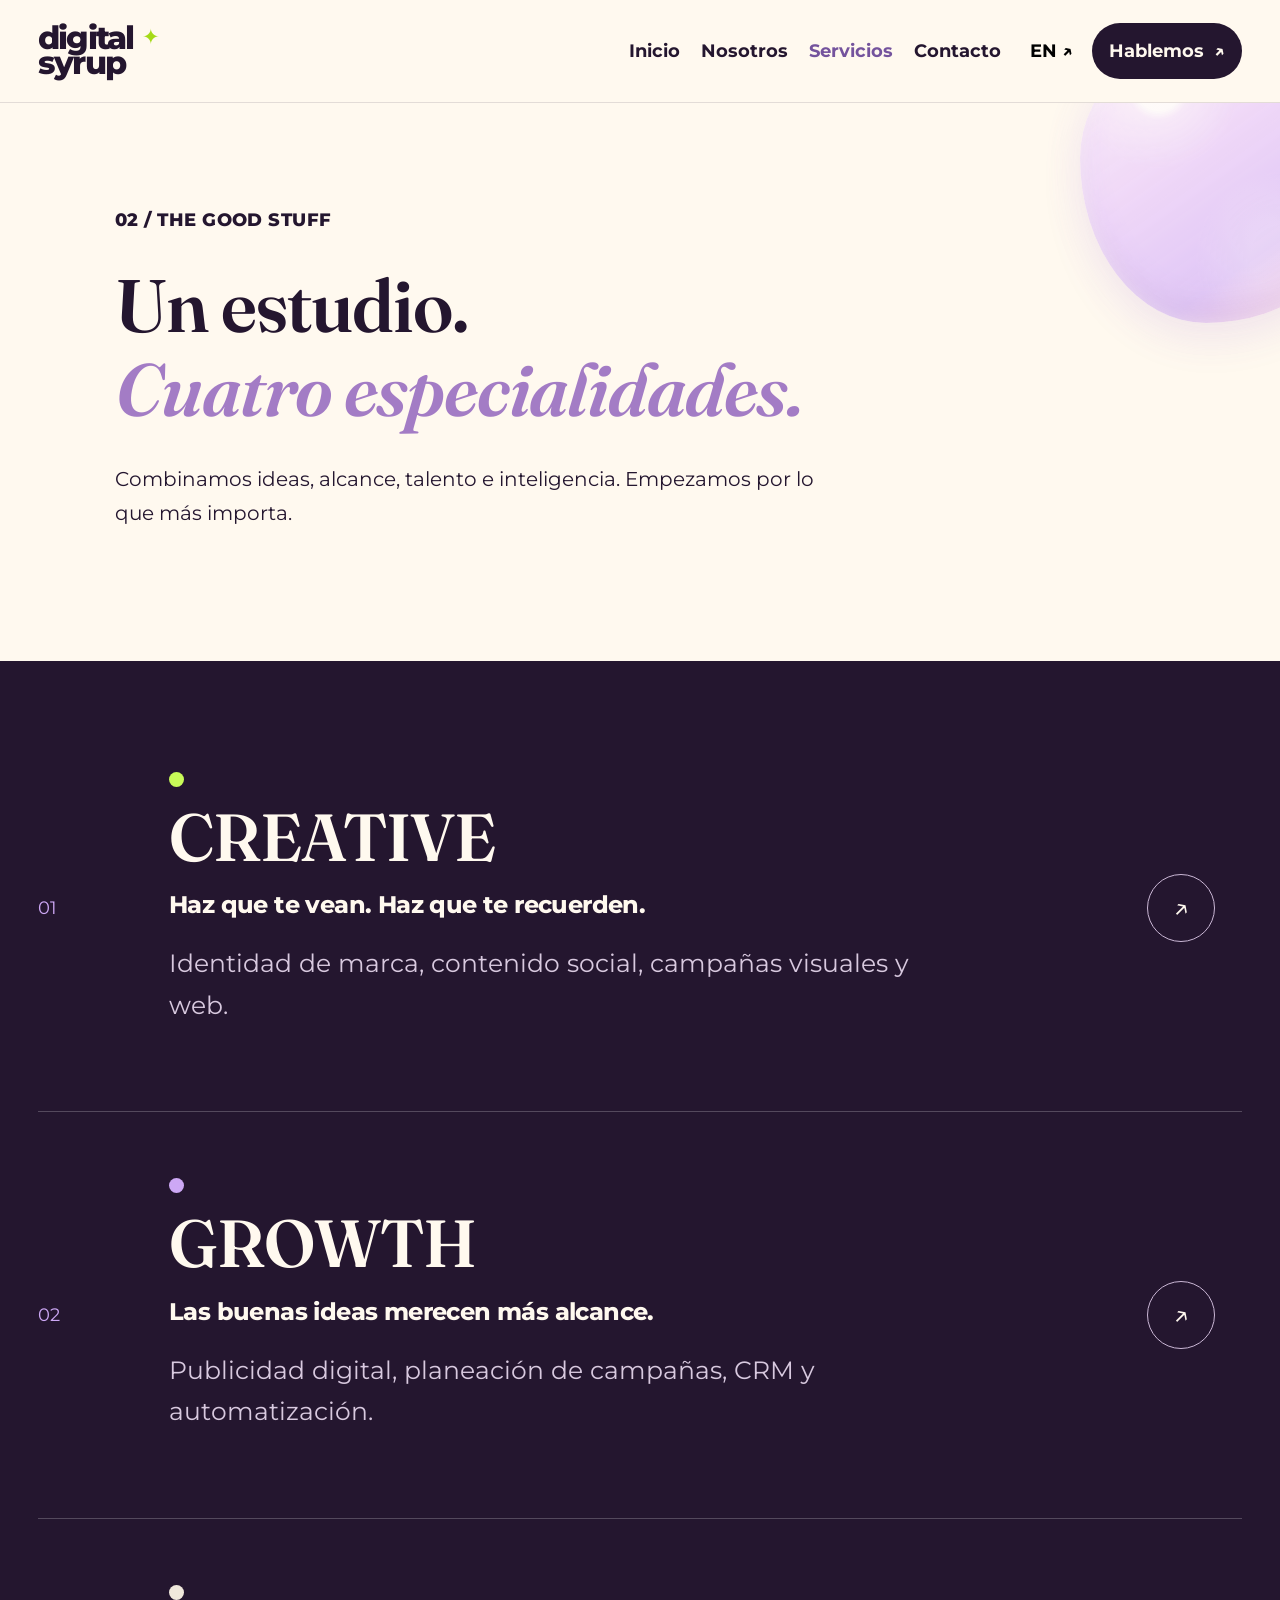
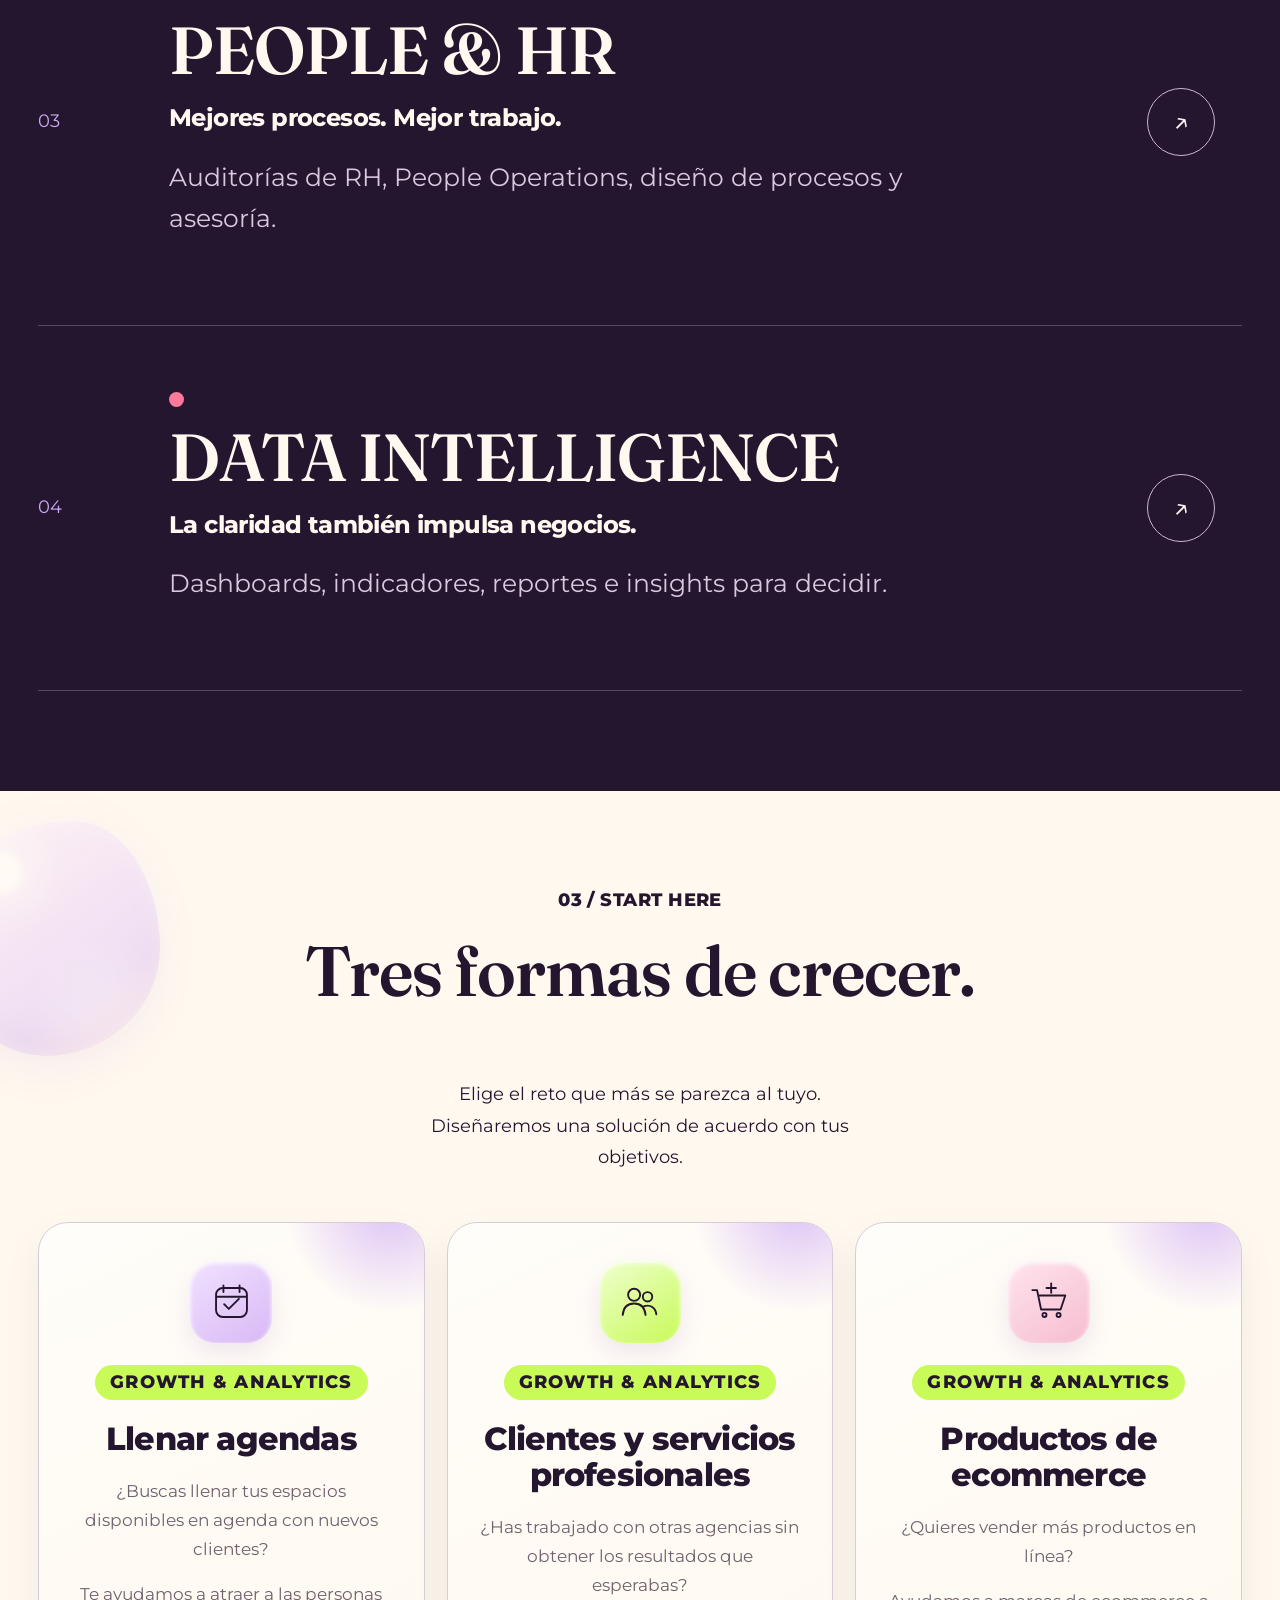
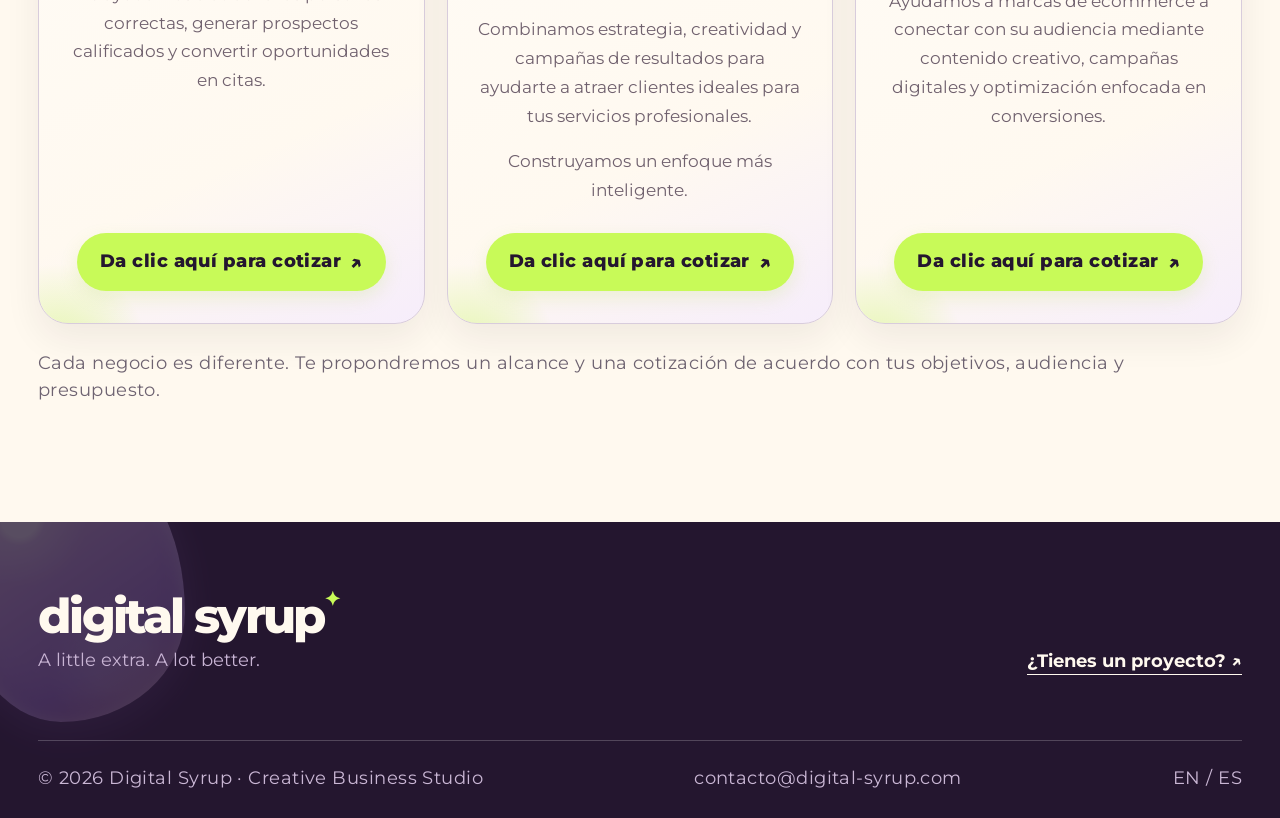
<file: services.html>
<!doctype html><html lang="es"><head><meta charset="utf-8"><meta name="viewport" content="width=device-width, initial-scale=1"><meta name="theme-color" content="#24162F"><meta name="description" content="Creative, Growth, People and HR, and Data Intelligence services and starter packages."><title>Services | Digital Syrup</title><link rel="preconnect" href="https://fonts.googleapis.com"><link rel="preconnect" href="https://fonts.gstatic.com" crossorigin><link href="https://fonts.googleapis.com/css2?family=Fraunces:opsz,wght@9..144,600&family=Montserrat:wght@400;500;600;700;800&display=swap" rel="stylesheet"><link rel="stylesheet" href="style.css"><script defer src="script.js"></script></head><body><a class="skip" href="#main">Skip to content</a><header class="site-header"><div class="shell header-inner"><a class="brand" href="index.html" aria-label="Digital Syrup Home"><span class="brand-name">digital<span>syrup</span></span><span class="brand-spark">✦</span></a><nav class="main-nav" id="main-nav" aria-label="Primary navigation"><a href="index.html" class="" aria-current="false"><span data-en="Home" data-es="Inicio">Home</span></a><a href="about.html" class="" aria-current="false"><span data-en="About" data-es="Nosotros">About</span></a><a href="services.html" class="active" aria-current="page"><span data-en="Services" data-es="Servicios">Services</span></a><a href="contact.html" class="" aria-current="false"><span data-en="Contact" data-es="Contacto">Contact</span></a></nav><div class="header-actions"><button type="button" class="lang-switch" id="langSwitch" aria-label="Switch language"><span id="currentLang">ES</span> ↗</button><a class="nav-cta" href="contact.html"><span data-en="Let&#x27;s talk" data-es="Hablemos">Let&#x27;s talk</span> <span aria-hidden="true">↗</span></a><button class="menu-toggle" type="button" id="menuToggle" aria-expanded="false" aria-controls="main-nav" aria-label="Toggle menu"><span></span><span></span></button></div></div></header><main id="main"><section class="page-hero cream-section"><div class="shell page-hero-inner reveal"><p class="eyebrow">02 / THE GOOD STUFF</p><h1><span data-en="One studio." data-es="Un estudio.">One studio.</span><br><em><span data-en="Four disciplines." data-es="Cuatro especialidades.">Four disciplines.</span></em></h1><p class="page-intro"><span data-en="We bring together ideas, reach, people and intelligence. Start with what matters most." data-es="Combinamos ideas, alcance, talento e inteligencia. Empezamos por lo que más importa.">We bring together ideas, reach, people and intelligence. Start with what matters most.</span></p></div></section><section class="plum-section services-detail"><div class="shell"><article class="service-row reveal"><span class="service-index">01</span><div><span class="service-dot lime"></span><h2>CREATIVE</h2><h3><span data-en="Make them look. Make them remember." data-es="Haz que te vean. Haz que te recuerden.">Make them look. Make them remember.</span></h3><p><span data-en="Brand identity, social content, visual campaigns, web experiences." data-es="Identidad de marca, contenido social, campañas visuales y web.">Brand identity, social content, visual campaigns, web experiences.</span></p></div><a href="contact.html?service=CREATIVE" class="service-go" aria-label="Enquire about CREATIVE">↗</a></article><article class="service-row reveal"><span class="service-index">02</span><div><span class="service-dot lilac"></span><h2>GROWTH</h2><h3><span data-en="Good ideas deserve a bigger audience." data-es="Las buenas ideas merecen más alcance.">Good ideas deserve a bigger audience.</span></h3><p><span data-en="Paid media, campaign planning, CRM and automation." data-es="Publicidad digital, planeación de campañas, CRM y automatización.">Paid media, campaign planning, CRM and automation.</span></p></div><a href="contact.html?service=GROWTH" class="service-go" aria-label="Enquire about GROWTH">↗</a></article><article class="service-row reveal"><span class="service-index">03</span><div><span class="service-dot cream"></span><h2>PEOPLE & HR</h2><h3><span data-en="Better systems. Better work." data-es="Mejores procesos. Mejor trabajo.">Better systems. Better work.</span></h3><p><span data-en="HR audits, people operations, process design and practical advisory." data-es="Auditorías de RH, People Operations, diseño de procesos y asesoría.">HR audits, people operations, process design and practical advisory.</span></p></div><a href="contact.html?service=PEOPLE-and-HR" class="service-go" aria-label="Enquire about PEOPLE & HR">↗</a></article><article class="service-row reveal"><span class="service-index">04</span><div><span class="service-dot pink"></span><h2>DATA INTELLIGENCE</h2><h3><span data-en="Clarity looks good on business." data-es="La claridad también impulsa negocios.">Clarity looks good on business.</span></h3><p><span data-en="Dashboards, KPIs, reporting and decision-ready insight." data-es="Dashboards, indicadores, reportes e insights para decidir.">Dashboards, KPIs, reporting and decision-ready insight.</span></p></div><a href="contact.html?service=DATA-INTELLIGENCE" class="service-go" aria-label="Enquire about DATA INTELLIGENCE">↗</a></article></div></section><section class="cream-section packages-section syrup-offers"><div class="shell"><div class="section-top reveal syrup-offers-heading"><div><p class="eyebrow">03 / START HERE</p><h2><span data-en="Three ways to grow." data-es="Tres formas de crecer.">Tres formas de crecer.</span></h2></div><p><span data-en="Choose the challenge that sounds most like yours. We will shape the right solution around your goals." data-es="Elige el reto que más se parezca al tuyo. Diseñaremos una solución de acuerdo con tus objetivos.">Elige el reto que más se parezca al tuyo. Diseñaremos una solución de acuerdo con tus objetivos.</span></p></div><div class="package-grid package-grid-three syrup-offers-grid">
<article class="package reveal syrup-offer"><div class="offer-icon" aria-hidden="true"><svg viewBox="0 0 64 64"><rect x="9" y="12" width="46" height="43" rx="10"/><path d="M20 8v10M44 8v10M10 25h44M21 36l7 7 15-15"/></svg></div><span class="offer-kicker">GROWTH &amp; ANALYTICS</span><h3><span data-en="Fill your calendar" data-es="Llenar agendas">Llenar agendas</span></h3><div class="offer-copy"><p><span data-en="Looking to fill your available slots with new clients?" data-es="¿Buscas llenar tus espacios disponibles en agenda con nuevos clientes?">¿Buscas llenar tus espacios disponibles en agenda con nuevos clientes?</span></p><p><span data-en="We help you attract the right people, generate qualified inquiries and turn opportunities into bookings." data-es="Te ayudamos a atraer a las personas correctas, generar prospectos calificados y convertir oportunidades en citas.">Te ayudamos a atraer a las personas correctas, generar prospectos calificados y convertir oportunidades en citas.</span></p></div><a class="package-cta" href="contact.html?service=agenda#booking"><span data-en="Click here to get a quote" data-es="Da clic aquí para cotizar">Da clic aquí para cotizar</span> <span aria-hidden="true">↗</span></a></article>
<article class="package reveal syrup-offer"><div class="offer-icon" aria-hidden="true"><svg viewBox="0 0 64 64"><circle cx="24" cy="22" r="9"/><circle cx="44" cy="25" r="7"/><path d="M7 52c1-11 7-17 17-17s16 6 17 17M39 39c9-3 17 2 18 12"/></svg></div><span class="offer-kicker">GROWTH &amp; ANALYTICS</span><h3><span data-en="Clients & professional services" data-es="Clientes y servicios profesionales">Clientes y servicios profesionales</span></h3><div class="offer-copy"><p><span data-en="Tried other agencies without getting the results you expected?" data-es="¿Has trabajado con otras agencias sin obtener los resultados que esperabas?">¿Has trabajado con otras agencias sin obtener los resultados que esperabas?</span></p><p><span data-en="We combine strategy, creative and performance to help your professional service business attract better-fit clients." data-es="Combinamos estrategia, creatividad y campañas de resultados para ayudarte a atraer clientes ideales para tus servicios profesionales.">Combinamos estrategia, creatividad y campañas de resultados para ayudarte a atraer clientes ideales para tus servicios profesionales.</span></p><p><span data-en="Let’s build a smarter approach." data-es="Construyamos un enfoque más inteligente.">Construyamos un enfoque más inteligente.</span></p></div><a class="package-cta" href="contact.html?service=professional#booking"><span data-en="Click here to get a quote" data-es="Da clic aquí para cotizar">Da clic aquí para cotizar</span> <span aria-hidden="true">↗</span></a></article>
<article class="package reveal syrup-offer"><div class="offer-icon" aria-hidden="true"><svg viewBox="0 0 64 64"><path d="M8 15h7l6 29h29l7-21H19"/><circle cx="26" cy="52" r="3"/><circle cx="47" cy="52" r="3"/><path d="M29 12h14M36 5v14"/></svg></div><span class="offer-kicker">GROWTH &amp; ANALYTICS</span><h3><span data-en="Ecommerce products" data-es="Productos de ecommerce">Productos de ecommerce</span></h3><div class="offer-copy"><p><span data-en="Want to sell more products online?" data-es="¿Quieres vender más productos en línea?">¿Quieres vender más productos en línea?</span></p><p><span data-en="We help ecommerce brands connect with the right audience through creative content, paid campaigns and conversion-focused optimization." data-es="Ayudamos a marcas de ecommerce a conectar con su audiencia mediante contenido creativo, campañas digitales y optimización enfocada en conversiones.">Ayudamos a marcas de ecommerce a conectar con su audiencia mediante contenido creativo, campañas digitales y optimización enfocada en conversiones.</span></p></div><a class="package-cta" href="contact.html?service=ecommerce#booking"><span data-en="Click here to get a quote" data-es="Da clic aquí para cotizar">Da clic aquí para cotizar</span> <span aria-hidden="true">↗</span></a></article>
</div><p class="packages-note"><span data-en="Every business is different. We will recommend a scope and proposal based on your goals, audience and budget." data-es="Cada negocio es diferente. Te propondremos un alcance y una cotización de acuerdo con tus objetivos, audiencia y presupuesto.">Cada negocio es diferente. Te propondremos un alcance y una cotización de acuerdo con tus objetivos, audiencia y presupuesto.</span></p></div></section></main><footer class="site-footer"><div class="shell footer-top"><div><span class="footer-wordmark">digital syrup<span>✦</span></span><p>A little extra. A lot better.</p></div><a href="contact.html" class="footer-action"><span data-en="Have a project?" data-es="¿Tienes un proyecto?">Have a project?</span> ↗</a></div><div class="shell footer-bottom"><span>© 2026 Digital Syrup · Creative Business Studio</span><span><a href="mailto:contacto@digital-syrup.com">contacto@digital-syrup.com</a></span><span>EN / ES</span></div></footer></body></html>
</file>
<file: style.css>
/* Digital Syrup — consolidated CSS. Fraunces SemiBold / Montserrat.
   Approved colors, navigation, glowy jelly, and responsive rules retained. */



/* Base */

:root {
  --plum: #24162f;
  --ink: #24162f;
  --cream: #fff9ef;
  --lime: #c8fa58;
  --lilac: #cda8f5;
  --pink: #ff799c;
  --mid: #72647b;
  --sans: 'Montserrat',Arial,sans-serif;
  --display: 'Fraunces',Georgia,serif;
  --body-size: 18px;
  --radius-card: 22px;
}

* {
  box-sizing: border-box;
}

html {
  scroll-behavior: smooth;
  font-size: 18px;
}

body {
  margin: 0;
  background: var(--cream);
  color: var(--ink);
  font-family: var(--sans);
  font-size: 18px;
  line-height: 1.68;
  -webkit-font-smoothing: antialiased;
}

a {
  text-decoration: none;
  color: inherit;
}

button {
  font: inherit;
}

img {
  max-width: 100%;
  display: block;
}

h1,h2,h3,p {
  margin-top: 0;
}

h1,h2 {
  line-height: 1.06;
  letter-spacing: -.028em;
}

h1,h2 em {
  font-family: var(--display);
  font-weight: 500;
}

h1 em,h2 em {
  font-weight: 500;
}

.shell {
  width: min(1300px,calc(100% - 76px));
  margin-inline: auto;
}

.skip {
  position: absolute;
  left: -9999px;
  z-index: 1000;
  background: var(--lime);
  padding: 12px;
}

.skip:focus {
  left: 20px;
  top: 20px;
}

.site-header {
  height: auto;
  background: var(--cream);
  position: sticky;
  top: 0;
  z-index: 50;
  border-bottom: 1px solid #24162f20;
  min-height: 102px;
}

.header-inner {
  height: 100%;
  display: flex;
  align-items: center;
  gap: 22px;
  min-height: 102px;
}

.brand {
  display: inline-flex;
  align-items: flex-start;
  gap: 8px;
  flex-shrink: 0;
}

.brand-name {
  font-family: var(--display);
  font-size: 32px;
  line-height: .77;
  font-weight: 800;
  letter-spacing: -.085em;
}

.brand-name span {
  display: block;
}

.brand-spark {
  font-size: 21px;
  color: #a5da17;
  line-height: 1;
}

.main-nav {
  display: flex;
  align-items: center;
  justify-content: center;
  gap: clamp(12px,1.65vw,25px);
  margin-left: auto;
}

.main-nav>a {
  font-size: 11px;
  font-weight: 700;
  text-transform: uppercase;
  letter-spacing: .085em;
  transition: color .2s;
}

.main-nav>a:hover,.main-nav>a.active {
  color: #74539d;
}

.header-actions {
  display: flex;
  gap: 12px;
  align-items: center;
}

.lang-switch {
  border: 0;
  background: transparent;
  padding: 10px 7px;
  cursor: pointer;
  font-weight: 700;
  font-size: 11px;
}

.nav-cta {
  display: flex;
  gap: 10px;
  align-items: center;
  background: var(--plum);
  color: var(--cream);
  padding: 13px 17px;
  border-radius: 40px;
  font-size: 11px;
  text-transform: uppercase;
  font-weight: 700;
  white-space: nowrap;
}

.nav-cta:hover {
  background: #463252;
}

.menu-toggle {
  display: none;
  border: 0;
  background: transparent;
  width: 34px;
  height: 35px;
  padding: 6px;
}

.menu-toggle span {
  display: block;
  height: 2px;
  margin: 6px 0;
  background: var(--ink);
}

.eyebrow {
  font-size: 11px;
  font-weight: 800;
  letter-spacing: .14em;
  line-height: 1.6;
  text-transform: uppercase;
}

.eyebrow.lime,.lime-text {
  color: var(--lime);
}

.hero-dark,.plum-section,.purple-band {
  background: var(--plum);
  color: var(--cream);
}

.cream-section {
  background: var(--cream);
}

.lilac-section {
  background: var(--lilac);
}

.pink-section {
  background: var(--pink);
}

.hero {
  overflow: hidden;
}

.hero-grid {
  min-height: 670px;
  display: grid;
  grid-template-columns: 1.05fr .95fr;
  gap: 60px;
  align-items: center;
  padding: 90px 0 110px;
}

.hero h1 {
  font-family: var(--display);
  font-size: clamp(52px,6vw,96px);
  font-weight: 500;
  line-height: 1.09;
  letter-spacing: -.026em;
  margin: 34px 0;
}

.hero h1 em {
  color: var(--lilac);
  font-style: italic;
}

.hero-lead {
  max-width: 640px;
  font-size: 17px;
  line-height: 1.75;
  color: #f0e6f4;
}

.actions {
  display: flex;
  gap: 28px;
  align-items: center;
  flex-wrap: wrap;
  margin-top: 37px;
}

.btn {
  display: inline-flex;
  align-items: center;
  justify-content: space-between;
  gap: 22px;
  padding: 18px 26px;
  border-radius: 50px;
  text-transform: none;
  letter-spacing: .04em;
  font-weight: 800;
  font-size: 11px;
  transition: transform .2s,background .2s;
  white-space: nowrap;
  min-height: 58px;
}

.btn:hover {
  transform: translateY(-3px);
}

.btn-lime {
  background: var(--lime);
  color: var(--plum);
}

.btn-dark {
  background: var(--plum);
  color: var(--cream);
}

.btn-cream {
  background: var(--cream);
  color: var(--plum);
}

.underlink {
  border-bottom: 1px solid currentColor;
  padding-bottom: 6px;
  font-size: 12px;
  font-weight: 700;
}

.hero-foot {
  color: #e4c9f5;
  letter-spacing: .12em;
  text-transform: uppercase;
  font-size: 10px;
  margin-top: 44px;
}

.hero-art {
  position: relative;
  min-height: 490px;
  display: grid;
  place-items: center;
}

.hero-art-card {
  width: 83%;
  aspect-ratio: 4/4.5;
  position: relative;
  background: var(--cream);
  border-radius: 16px;
  display: grid;
  place-items: center;
  transform: rotate(-5deg);
  box-shadow: 36px 32px 0 #cda8f54d;
  z-index: 2;
  overflow: hidden;
}

.hero-art-card img {
  width: 104%;
  height: auto;
  object-fit: contain;
}

.corner-spark {
  position: absolute;
  top: 12px;
  right: 25px;
  font-size: 30px;
  color: #95c400;
}

.small-art-label {
  position: absolute;
  bottom: 24px;
  letter-spacing: .17em;
  color: var(--ink);
  font-size: 9px;
  font-weight: 800;
}

.orbit {
  position: absolute;
  border-radius: 50%;
  border: 1px solid #cda8f55c;
  pointer-events: none;
}

.orbit-a {
  width: 540px;
  height: 540px;
}

.orbit-b {
  width: 640px;
  height: 640px;
}

.intro-band {
  padding: 115px 0 125px;
}

.split-heading {
  display: grid;
  grid-template-columns: 1fr 1.7fr 1fr;
  gap: 38px;
  align-items: start;
  margin-bottom: 62px;
}

.split-heading h2 {
  font-size: clamp(48px,5.1vw,73px);
  font-family: var(--display);
  font-weight: 500;
}

.split-heading h2 em {
  color: #9066ba;
}

.split-heading>p:last-child {
  font-size: 18px;
  line-height: 1.7;
  color: #625665;
}

.core-grid {
  display: grid;
  grid-template-columns: repeat(2,minmax(0,1fr));
  gap: 22px;
}

.core-card {
  min-height: 325px;
  padding: 34px;
  position: relative;
  border-radius: 22px;
  display: flex;
  flex-direction: column;
  justify-content: space-between;
  transition: transform .25s;
  overflow: hidden;
  box-shadow: 0 18px 38px rgba(36,22,47,.08);
}

.core-card:hover {
  transform: translateY(-7px);
}

.core-card.lime,.service-dot.lime {
  background: var(--lime);
}

.core-card.lilac,.service-dot.lilac {
  background: var(--lilac);
}

.core-card.cream,.service-dot.cream {
  background: #f0e8dc;
}

.core-card.pink,.service-dot.pink {
  background: var(--pink);
}

.core-top {
  display: flex;
  justify-content: space-between;
  gap: 8px;
  font-size: clamp(24px, 2.2vw, 30px);
  font-weight: 800;
  letter-spacing: -.03em;
  line-height: 1.25;
}

.core-symbol {
  font-size: 70px;
  line-height: .8;
}

.core-card p {
  font-family: var(--sans);
  font-size: 20px;
  line-height: 1.58;
  letter-spacing: -.016em;
  margin: 38px 0 34px;
  font-weight: 600;
  max-width: 17ch;
}

.small-arrow {
  position: absolute;
  bottom: 25px;
  right: 33px;
  font-size: 27px;
}

.purple-band {
  padding: 105px 0;
}

.proof-grid {
  display: grid;
  grid-template-columns: .7fr 1.3fr;
  gap: 110px;
  align-items: center;
}

.proof-number {
  font-family: var(--display);
  font-size: 200px;
  letter-spacing: -.13em;
  color: var(--lime);
  line-height: .8;
}

.proof-number span {
  display: block;
  font-family: var(--sans);
  font-size: 11px;
  letter-spacing: .2em;
  margin-top: 38px;
  color: var(--cream);
}

.proof-copy h2,.cta-inner h2 {
  font-size: clamp(50px,6vw,85px);
  font-family: var(--display);
  font-weight: 500;
}

.proof-copy p:not(.eyebrow) {
  color: #e8ddec;
  max-width: 680px;
}

.proof-copy .btn {
  margin-top: 24px;
}

.approach-preview {
  padding: 112px 0 132px;
}

.approach-preview h2 {
  font-family: var(--display);
  font-size: clamp(48px,6vw,85px);
  font-weight: 500;
  max-width: 850px;
}

.approach-preview h2 em {
  color: #9e6ab8;
}

.approach-steps {
  display: grid;
  grid-template-columns: repeat(3, minmax(0, 1fr));
  gap: 26px !important;
  margin-top: 10px;
  align-items: stretch;
}

.approach-steps>div {
  border-top: 1px solid var(--plum);
  padding: 25px 0;
}

/* Text spans inherit the typography of their parent; never force all spans to 11px. */
.approach-steps .process-card h3 span,
.approach-steps .process-card p span {
  font-size: inherit;
  font-weight: inherit;
  line-height: inherit;
}

.approach-steps h3 {
  font-family: var(--display);
  font-size: 35px;
  font-weight: 500;
  margin: 24px 0 9px;
}

.approach-steps p {
  font-size: 14px;
  color: #655970;
}

.cta-band {
  padding: 75px 0;
  background: var(--lime);
}

.cta-inner {
  display: flex;
  justify-content: space-between;
  align-items: center;
  gap: 40px;
}

.cta-inner h2 {
  margin: 10px 0 0;
}

.site-footer {
  background: var(--plum);
  color: var(--cream);
  padding: 65px 0 26px;
}

.footer-top {
  display: flex;
  align-items: end;
  justify-content: space-between;
  padding-bottom: 65px;
}

.footer-wordmark {
  font: 600 48px var(--display);
  letter-spacing: -.065em;
  font-family: var(--display);
}

.footer-wordmark span {
  color: var(--lime);
  font-size: 20px;
  vertical-align: top;
}

.footer-top p {
  color: #c8b4d4;
  margin: 0;
}

.footer-action {
  font-family: var(--display);
  font-size: 31px;
  border-bottom: 1px solid var(--cream);
  font-weight: 700;
}

.footer-bottom {
  border-top: 1px solid #ffffff35;
  padding-top: 24px;
  display: flex;
  justify-content: space-between;
  gap: 25px;
  color: #cab7d5;
  font-size: 10px;
  letter-spacing: .045em;
  flex-wrap: wrap;
  line-height: 1.6;
}

.page-hero {
  padding: 104px 0 110px;
}

.page-hero-inner {
  max-width: 1050px;
}

.page-hero h1 {
  font-family: var(--display);
  font-weight: 500;
  font-size: clamp(48px,5.8vw,84px);
  line-height: 1.02;
  margin: 30px 0;
}

.page-hero h1 em {
  color: #a37cc5;
  font-weight: 500;
}

.plum-section .page-hero h1 em,.page-hero.plum-section h1 em {
  color: var(--lilac);
}

.page-intro {
  max-width: 700px;
  font-size: 18px;
  line-height: 1.7;
}

.plum-section .page-intro {
  color: #e4d4eb;
}

.content-block {
  padding: 130px 0;
}

.two-column {
  display: grid;
  grid-template-columns: 1fr 1fr;
  gap: 80px;
}

.two-column h2 {
  font-size: clamp(52px,5vw,82px);
  font-weight: 500;
}

.two-column h2 em {
  color: #9166bb;
}

.large-copy {
  padding-top: 50px;
}

.large-copy p {
  font-size: 20px;
  line-height: 1.65;
  margin-bottom: 28px;
}

.values-section {
  padding: 100px 0;
}

.values-grid {
  display: grid;
  grid-template-columns: repeat(3,1fr);
  gap: 28px;
  margin-top: 50px;
}

.value {
  border-top: 1px solid #24162f80;
  padding: 28px 8px 20px;
}

.value>span {
  font-size: 57px;
}

.value h3 {
  font-family: var(--sans);
  font-size: 31px;
  font-weight: 800;
  margin: 24px 0 12px;
  line-height: 1.22;
}

.value p {
  max-width: 360px;
  font-size: 18px;
  line-height: 1.7;
}

.contact-teaser {
  padding: 95px 0 115px;
  text-align: center;
}

.contact-teaser h2,.final-message h2,.coming-section h2 {
  font-family: var(--display);
  font-weight: 500;
  font-size: clamp(50px,6vw,82px);
}

.contact-teaser p {
  max-width: 560px;
  margin: 0 auto 28px;
}

.services-detail {
  padding: 45px 0 100px;
}

.service-row {
  display: grid;
  grid-template-columns: 95px 1fr 95px;
  gap: 36px;
  padding: 60px 0;
  border-bottom: 1px solid #ffffff38;
  align-items: center;
}

.service-index {
  font-size: 13px;
  color: var(--lilac);
}

.service-row h2 {
  font-family: var(--display);
  font-size: clamp(45px,5.2vw,75px);
  font-weight: 500;
  margin: 4px 0 15px;
}

.service-row h3 {
  font-size: 24px;
  font-family: var(--sans);
  font-weight: 750;
}

.service-row p {
  color: #d8c9df;
  font-size: 25px;
  line-height: 1.66;
  max-width: 760px;
}

.service-dot {
  display: inline-block;
  width: 15px;
  height: 15px;
  border-radius: 50%;
}

.service-go {
  border: 1px solid #cab7d5;
  width: 68px;
  height: 68px;
  border-radius: 50%;
  display: grid;
  place-items: center;
  font-size: 30px;
  transition: transform .2s,background .2s;
}

.service-go:hover {
  background: var(--lime);
  color: var(--ink);
  transform: rotate(45deg);
}

.packages-section {
  padding: 120px 0;
}

.section-top {
  display: flex;
  justify-content: space-between;
  gap: 70px;
  align-items: end;
  margin-bottom: 48px;
}

.section-top h2 {
  font-family: var(--display);
  font-size: 70px;
  font-weight: 500;
}

.section-top>p {
  width: min(430px,100%);
  font-size: 18px;
  line-height: 1.75;
}

.package-grid {
  display: grid;
  grid-template-columns: repeat(2,minmax(0,1fr));
  gap: 24px;
}

.package {
  border: 1px solid #24162f50;
  padding: 38px;
  min-height: 375px;
  display: flex;
  flex-direction: column;
  align-items: start;
  border-radius: 22px;
  background: #fffdf8;
}

.package>span {
  font-size: 11px;
  font-weight: 800;
  color: #8468a1;
  text-transform: uppercase;
  letter-spacing: .05em;
}

.package h3 {
  font-family: var(--sans);
  font-size: clamp(27px,2.55vw,36px);
  font-weight: 800;
  margin: 28px 0 18px;
  line-height: 1.2;
}

.package-price {
  font-weight: 800;
  font-size: 24px;
  min-height: 45px;
}

.package p {
  font-size: 12px;
  color: #70616e;
}

.package a {
  margin-top: auto;
  font-size: 12px;
  font-weight: 800;
  text-decoration: underline;
  text-underline-offset: 5px;
}

.packages-note {
  font-size: 12px;
  color: #6e6371;
  margin-top: 26px;
}

.case-section {
  padding: 115px 0;
}

.case-grid {
  display: grid;
  grid-template-columns: 1fr 1fr;
  gap: 64px;
  align-items: center;
}

.case-visual {
  height: 570px;
  background: var(--lilac);
  border-radius: 22px;
  padding: 34px;
  display: flex;
  flex-direction: column;
  overflow: hidden;
  position: relative;
}

.case-label {
  font-size: 11px;
  font-weight: 800;
  letter-spacing: .12em;
}

.case-type {
  font-size: 11px;
  font-weight: 800;
  margin-top: 55px;
}

.case-type span {
  color: #663785;
}

.case-title {
  font-family: var(--display);
  font-size: clamp(65px,7vw,110px);
  font-weight: 600;
  line-height: .87;
  letter-spacing: -.09em;
  margin-top: 30px;
}

.case-deco {
  font-size: 150px;
  color: var(--lime);
  position: absolute;
  bottom: -30px;
  right: 10px;
  text-shadow: 0 0 0 var(--ink);
}

.case-copy h2 {
  font-family: var(--display);
  font-size: clamp(45px,4.6vw,70px);
  font-weight: 500;
}

.case-copy p:not(.eyebrow) {
  font-size: 16px;
}

.case-tags {
  display: flex;
  gap: 8px;
  flex-wrap: wrap;
  margin: 22px 0;
}

.case-tags span {
  border: 1px solid var(--plum);
  padding: 7px 12px;
  border-radius: 20px;
  font-size: 9px;
  font-weight: 800;
}

.case-copy .disclaimer {
  font-size: 18px!important;
  color: #6a5d6d;
  margin-bottom: 28px;
}

.coming-section {
  padding: 100px 0;
}

.coming-section h2 {
  margin: 22px 0;
}

.underlink.dark {
  color: var(--plum);
}

.contact-section {
  padding: 130px 0;
}

.contact-grid {
  display: grid;
  grid-template-columns: 1fr 1fr;
  gap: 65px;
}

.contact-grid h2 {
  font-family: var(--display);
  font-weight: 500;
  font-size: clamp(57px,6vw,90px);
}

.contact-grid h2 em {
  color: var(--lilac);
}

.contact-grid p:not(.eyebrow) {
  color: #e8ddeb;
}

.contact-arrow {
  font-size: 180px;
  line-height: 1;
  margin-top: 40px;
  color: var(--lime);
}

.contact-panel {
  padding: 46px;
  background: var(--cream);
  color: var(--plum);
  align-self: start;
  border-radius: 22px;
}

.small-label {
  font-size: 10px!important;
  font-weight: 800;
  color: #796a80!important;
  letter-spacing: .12em;
}

.contact-panel a {
  font-size: clamp(13px,1.6vw,19px);
  font-weight: 700;
  display: block;
  overflow-wrap: anywhere;
  margin: 14px 0;
}

.contact-panel .main-email {
  font-size: clamp(16px,1.7vw,23px);
  font-family: var(--display);
  font-weight: 700;
}

.contact-divider {
  height: 1px;
  background: #24162f42;
  margin: 32px 0;
}

.contact-panel .contact-hint {
  margin: 37px 0 0;
  font-size: 18px!important;
  color: #75687a!important;
}

.final-message {
  padding: 100px 0;
  text-align: center;
}

.final-message h2 em {
  color: #9f73c0;
}

.reveal {
  opacity: 0;
  transform: translateY(18px);
  transition: opacity .7s ease,transform .7s ease;
}

.reveal.visible {
  opacity: 1;
  transform: none;
}

p,li {
  font-size: inherit;
}

h3,h4 {
  font-family: var(--sans);
  letter-spacing: -.025em;
  line-height: 1.22;
}

.hero h1,.page-hero h1,.split-heading h2,.proof-copy h2,.cta-inner h2,.approach-preview h2,.two-column h2,.contact-teaser h2,.final-message h2,.coming-section h2,.section-top h2,.case-copy h2,.contact-grid h2,.service-row h2 {
  font-family: var(--display);
  font-weight: 600;
  letter-spacing: -.022em;
  line-height: 1.08;
}

.hero-lead,.page-intro,.large-copy p,.proof-copy p:not(.eyebrow),.contact-grid p:not(.eyebrow),.case-copy p:not(.eyebrow) {
  font-family: var(--sans);
  font-size: clamp(20px,1.55vw,22px);
  line-height: 1.72;
}

.eyebrow,.small-label,.case-label,.case-type,.package>span,.hero-foot,.small-art-label,.proof-number span,.service-index,.footer-bottom,.case-tags span,.package a,.packages-note,.case-copy .disclaimer,.contact-panel .contact-hint {
  font-family: var(--sans);
  font-size: 18px!important;
  line-height: 1.5;
  letter-spacing: .025em;
}

.main-nav>a,.lang-switch,.nav-cta {
  font-family: var(--sans);
  font-size: 18px;
  letter-spacing: 0;
  text-transform: none;
}

.btn,.underlink,.footer-action {
  font-family: var(--sans);
  font-size: 18px;
  line-height: 1.45;
  letter-spacing: 0;
}

.process-intro {
  display: grid;
  grid-template-columns: 1.3fr .7fr;
  align-items: center;
  gap: 56px;
  margin-bottom: 44px;
}

.process-intro h2 {
  font-size: clamp(55px,6.2vw,93px);
  margin: 28px 0 0;
  max-width: 940px;
}

.process-intro h2 em {
  color: #875ab3;
}

.process-lead {
  font-size: 24px !important;
  line-height: 1.7;
  max-width: 520px;
  margin: 0 0 8px;
  background: rgba(255,255,255,.58);
  border: 1px solid rgba(36,22,47,.08);
  border-radius: 26px;
  padding: 30px 32px;
  box-shadow: 0 10px 32px rgba(36,22,47,.06);
  backdrop-filter: blur(10px);
  -webkit-backdrop-filter: blur(10px);
}

.approach-steps>.process-card {
  border: 0;
  padding: 32px;
  min-height: 440px;
  border-radius: 22px;
  display: flex;
  flex-direction: column;
  justify-content: space-between;
}

.process-discover {
  background: var(--lime);
}

.process-build {
  background: var(--lilac);
}

.process-refine {
  background: var(--plum);
  color: var(--cream);
  box-shadow: 0 18px 50px rgba(36,22,47,.16);
}

.process-card-top {
  display: flex;
  justify-content: space-between;
  align-items: center;
  gap: 10px;
  margin-bottom: 8px;
}

.approach-steps .process-number {
  font-size: 30px !important;
  font-family: var(--sans);
  font-weight: 800;
  letter-spacing: -.02em;
  line-height: 1.1;
}

.approach-steps .process-icon {
  font-size: 52px !important;
  line-height: 1;
  font-weight: 500;
}

.approach-steps .process-card h3 {
  font-family: var(--sans);
  font-size: clamp(32px, 2.4vw, 42px) !important;
  line-height: 1.14;
  font-weight: 800;
  letter-spacing: -.035em;
  margin: 0 0 16px;
  max-width: 16ch;
  margin-bottom: 18px;
}

.approach-steps .process-card p {
  font-family: var(--sans);
  font-size: 21px !important;
  line-height: 1.72 !important;
  margin: 0;
  max-width: 28ch;
}

.package p,.package a {
  font-size: 18px;
  line-height: 1.64;
}

.case-type,.case-label,.case-tags span {
  font-size: 18px;
}

.contact-panel a,.contact-panel .main-email {
  font-family: var(--sans);
  font-size: clamp(18px,1.65vw,23px);
  font-weight: 700;
  line-height: 1.5;
}

a:focus-visible,button:focus-visible {
  outline: 3px solid #835ab1;
  outline-offset: 5px;
}

.plum-section a:focus-visible,.hero-dark a:focus-visible,.purple-band a:focus-visible {
  outline-color: var(--lime);
}

.hero h1,.page-hero h1,.split-heading h2,.proof-copy h2,.cta-inner h2,.approach-preview h2,.two-column h2,.contact-teaser h2,.final-message h2,.coming-section h2,.section-top h2,.case-copy h2,.contact-grid h2,.service-row h2,.case-title {
  font-family: var(--display);
  font-weight: 600;
  font-variation-settings: "wght" 600;
  letter-spacing: -.014em;
  line-height: 1.13;
}

.split-heading h2,.approach-preview h2 {
  font-size: clamp(45px,5vw,73px);
}

.footer-wordmark,.brand-name {
  font-family: var(--sans);
  font-weight: 800;
  letter-spacing: -.055em;
}

.core-card p,.process-card h3,.value h3,.package h3,.contact-panel a {
  font-family: var(--sans);
}

footer p,.footer-bottom span,.footer-bottom a,.hero-foot,.small-art-label {
  font-size: 18px;
}

.hero, .intro-band, .approach-preview, .cta-band, .page-hero, .content-block, .values-section, .packages-section, .contact-teaser, .site-footer {
  position: relative;
  overflow: hidden;
  isolation: isolate;
}

.hero::before, .hero::after, .intro-band::before, .approach-preview::before, .cta-band::before, .page-hero::before, .content-block::before, .values-section::after, .packages-section::before, .contact-teaser::after, .site-footer::before {
  content: "";
  position: absolute;
  pointer-events: none;
  z-index: 0;
  background: radial-gradient(circle at 30% 30%, rgba(255,255,255,.82) 0 8%, rgba(255,255,255,.18) 11%, rgba(255,255,255,0) 36%),
    linear-gradient(135deg, rgba(243,208,255,.92) 0%, rgba(206,168,245,.88) 48%, rgba(255,121,156,.58) 100%);
  box-shadow: inset 0 2px 18px rgba(255,255,255,.38),
    inset 0 -10px 26px rgba(95,35,130,.16),
    0 12px 38px rgba(141,88,186,.22),
    0 0 44px rgba(214,171,255,.18);
  opacity: .9;
  filter: saturate(106%);
}

.hero::before {
  width: 290px;
  height: 360px;
  top: -110px;
  right: -55px;
  border-radius: 58% 42% 64% 36% / 44% 58% 42% 56%;
  transform: rotate(18deg);
}

.hero::after {
  width: 120px;
  height: 150px;
  bottom: 35px;
  left: -25px;
  border-radius: 45% 55% 50% 50% / 54% 42% 58% 46%;
}

.intro-band::before {
  width: 250px;
  height: 290px;
  right: -30px;
  top: -30px;
  border-radius: 52% 48% 58% 42% / 40% 58% 42% 60%;
  opacity: .5;
}

.approach-preview::before {
  width: 220px;
  height: 270px;
  left: auto;
  bottom: auto;
  border-radius: 60% 40% 48% 52% / 44% 60% 40% 56%;
  opacity: .42;
  right: -40px;
  top: 180px;
}

.cta-band::before {
  width: 220px;
  height: 250px;
  right: 20px;
  top: -70px;
  border-radius: 56% 44% 64% 36% / 38% 62% 38% 62%;
  opacity: .5;
}

.page-hero::before {
  width: 280px;
  height: 300px;
  right: -80px;
  top: -80px;
  border-radius: 58% 42% 55% 45% / 45% 58% 42% 55%;
  opacity: .6;
}

.content-block::before {
  width: 190px;
  height: 210px;
  left: -55px;
  top: 80px;
  border-radius: 52% 48% 44% 56% / 56% 44% 56% 44%;
  opacity: .34;
}

.values-section::after {
  width: 175px;
  height: 190px;
  right: -45px;
  bottom: 80px;
  border-radius: 48% 52% 58% 42% / 58% 42% 58% 42%;
  opacity: .36;
}

.packages-section::before {
  width: 220px;
  height: 235px;
  left: -60px;
  top: 30px;
  border-radius: 61% 39% 52% 48% / 46% 54% 46% 54%;
  opacity: .33;
}

.contact-teaser::after {
  width: 200px;
  height: 215px;
  right: -50px;
  bottom: -40px;
  border-radius: 59% 41% 64% 36% / 41% 58% 42% 59%;
  opacity: .46;
}

.site-footer::before {
  width: 230px;
  height: 260px;
  left: -45px;
  top: -60px;
  border-radius: 62% 38% 54% 46% / 42% 58% 42% 58%;
  opacity: .24;
}

.hero > .shell, .intro-band > .shell, .approach-preview > .shell, .cta-band > .shell, .page-hero > .shell, .content-block > .shell, .values-section > .shell, .packages-section > .shell, .contact-teaser > .shell, .site-footer > .shell {
  position: relative;
  z-index: 1;
}

.approach-steps > .process-card {
  position: relative;
  overflow: hidden;
  min-height: 460px !important;
  padding: 34px !important;
  border-radius: 28px;
  display: flex;
  flex-direction: column;
  justify-content: flex-start !important;
  gap: 34px;
  box-shadow: 0 18px 44px rgba(36,22,47,.08);
  border: 1px solid rgba(36,22,47,.08);
}

.approach-steps > .process-card::before {
  content: "";
  position: absolute;
  right: -16px;
  bottom: -18px;
  width: 150px;
  height: 180px;
  border-radius: 48% 52% 60% 40% / 40% 56% 44% 60%;
  z-index: 0;
  opacity: .58;
  background: radial-gradient(circle at 32% 28%, rgba(255,255,255,.9) 0 8%, rgba(255,255,255,.15) 12%, rgba(255,255,255,0) 36%),
    linear-gradient(145deg, rgba(248,222,255,.95) 0%, rgba(214,180,255,.88) 52%, rgba(255,146,196,.54) 100%);
  box-shadow: inset 0 2px 16px rgba(255,255,255,.42),
    inset 0 -10px 22px rgba(108,59,145,.18),
    0 12px 30px rgba(169,110,218,.18);
}

.process-build::before {
  top: -28px;
  right: -10px;
  bottom: auto;
  width: 130px;
  height: 165px;
  opacity: .52;
}

.process-refine::before {
  right: -10px;
  bottom: -10px;
  width: 125px;
  height: 150px;
  opacity: .42;
}

.process-discover::before {
  opacity: .48;
}

.process-card-top, .process-card > div:last-child {
  position: relative;
  z-index: 1;
}

.approach-steps .process-refine p, .process-refine .process-number {
  color: rgba(255,249,239,.96);
}

.core-card::before {
  content: "";
  position: absolute;
  width: 130px;
  height: 145px;
  right: -22px;
  bottom: -28px;
  border-radius: 54% 46% 60% 40% / 42% 60% 40% 58%;
  background: radial-gradient(circle at 28% 24%, rgba(255,255,255,.88) 0 8%, rgba(255,255,255,.16) 12%, rgba(255,255,255,0) 34%),
    linear-gradient(145deg, rgba(245,219,255,.84) 0%, rgba(208,170,249,.72) 58%, rgba(255,152,198,.38) 100%);
  opacity: .35;
  z-index: 0;
  box-shadow: inset 0 2px 12px rgba(255,255,255,.32), 0 12px 30px rgba(138,87,186,.12);
}

.core-card > * {
  position: relative;
  z-index: 1;
}

.intro-band .small-arrow {
  display: none !important;
}

.intro-band .core-card:nth-child(2) .core-symbol {
  display: none !important;
}

.hero::before, .hero::after, .intro-band::before, .approach-preview::before, .cta-band::before, .page-hero::before, .content-block::before, .values-section::after, .packages-section::before, .contact-teaser::after, .site-footer::before, .approach-steps > .process-card::before, .core-card::before {
  background: radial-gradient(circle at 28% 22%, rgba(255,255,255,.92) 0 7%, rgba(255,255,255,.35) 10%, rgba(255,255,255,0) 26%),
    radial-gradient(circle at 72% 78%, rgba(255,255,255,.22) 0 10%, rgba(255,255,255,0) 28%),
    linear-gradient(145deg,
      rgba(252,236,255,.96) 0%,
      rgba(223,187,255,.88) 42%,
      rgba(191,149,246,.82) 72%,
      rgba(255,164,205,.62) 100%);
  box-shadow: inset 0 2px 18px rgba(255,255,255,.48),
    inset 0 -14px 28px rgba(113,63,150,.18),
    0 16px 44px rgba(135,82,188,.18),
    0 0 42px rgba(219,185,255,.18);
  filter: saturate(108%) blur(.2px);
}

.approach-steps .process-card strong, .approach-steps .process-card b {
  font-size: 19px;
  line-height: 1.5;
}

.approach-steps .process-refine p, .process-refine .process-number, .approach-steps .process-refine h3 {
  color: rgba(255,250,243,.98);
}



/* @media(max-width:1250px) */

@media (max-width:1250px) {

  .header-inner {
    gap: 14px;
    flex-wrap: wrap;
    padding-block: 15px;
  }

  .site-header {
    min-height: 94px;
  }

  .main-nav {
    gap: 16px;
    margin-left: auto;
  }

  .main-nav>a,.lang-switch,.nav-cta {
    font-size: 18px;
  }

  .nav-cta {
    display: none;
  }

  .hero-grid {
    gap: 32px;
  }

}



/* @media(max-width:1040px) */

@media (max-width:1040px) {

  .shell {
    width: min(100% - 48px,1240px);
  }

  .main-nav {
    gap: 18px;
  }

  .nav-cta {
    display: none;
  }

  .hero-grid {
    gap: 25px;
  }

  .hero-art {
    min-height: 390px;
  }

  .core-grid,.package-grid {
    grid-template-columns: repeat(2,1fr);
  }

  .split-heading {
    grid-template-columns: 1fr 2fr;
  }

  .split-heading>p:last-child {
    grid-column: 2;
  }

  .proof-grid {
    gap: 30px;
  }

  .contact-grid,.case-grid {
    gap: 38px;
  }

}



/* @media(max-width:1000px) */

@media (max-width:1000px) {

  .shell {
    width: calc(100% - 52px);
  }

  .header-inner {
    min-height: 85px;
  }

  .hero-grid {
    grid-template-columns: 1fr 1fr;
    gap: 25px;
  }

  .hero h1 {
    font-size: clamp(53px,6.6vw,78px);
  }

  .split-heading {
    grid-template-columns: 1fr 1.6fr;
  }

  .split-heading>p:last-child {
    grid-column: 2;
  }

  .process-intro {
    grid-template-columns: 1fr;
    gap: 22px;
  }

  .approach-steps {
    grid-template-columns: repeat(2, minmax(0, 1fr));
  }

  .process-refine {
    grid-column: span 2;
    min-height: 285px!important;
  }

  .approach-steps>.process-card {
    min-height: 365px;
  }

  .proof-grid {
    gap: 40px;
  }

  .approach-steps > .process-card {
    min-height: 360px;
    gap: 30px;
  }

}



/* @media(max-width:900px) */

@media (max-width:900px) {

  .process-lead {
    font-size: 21px !important;
    max-width: 100%;
  }

  .approach-steps > .process-card {
    min-height: 390px !important;
    padding: 28px !important;
  }

  .approach-steps .process-number {
    font-size: 26px !important;
  }

  .approach-steps .process-card h3 {
    font-size: 30px !important;
  }

  .approach-steps .process-card p {
    font-size: 19px !important;
    max-width: 100%;
  }

}



/* @media(max-width:760px) */

@media (max-width:760px) {

  .shell {
    width: calc(100% - 38px);
  }

  .site-header {
    min-height: 78px;
  }

  .header-inner {
    min-height: 78px;
    padding-block: 0;
  }

  .menu-toggle {
    display: block;
    width: 46px;
    height: 46px;
  }

  .main-nav {
    top: 78px;
    display: none;
    flex-direction: column;
    align-items: stretch;
    gap: 8px;
    margin: 0;
    padding: 18px 20px 28px;
  }

  .main-nav.open {
    display: flex;
  }

  .main-nav>a {
    font-size: 20px;
    padding: 12px 4px;
  }

  .brand-name {
    font-size: 31px;
  }

  .hero-grid {
    grid-template-columns: 1fr;
    padding: 68px 0 90px;
    gap: 44px;
  }

  .hero h1 {
    font-size: clamp(49px,10vw,73px);
    line-height: 1.04;
  }

  .hero-art {
    min-height: 350px;
  }

  .hero-art-card {
    width: min(70%,355px);
  }

  .hero-lead,.page-intro {
    font-size: 19px;
  }

  .intro-band,.content-block,.packages-section {
    padding: 80px 0;
  }

  .split-heading,.two-column,.case-grid,.contact-grid,.proof-grid {
    grid-template-columns: 1fr;
    gap: 26px;
  }

  .split-heading>p:last-child {
    grid-column: 1;
  }

  .split-heading h2 {
    font-size: clamp(46px,9vw,65px);
  }

  .core-grid {
    grid-template-columns: 1fr 1fr;
    gap: 15px;
  }

  .core-card {
    min-height: 290px;
    padding: 24px;
  }

  .core-top {
    font-size: 22px;
    flex-wrap: wrap;
  }

  .core-symbol {
    font-size: 38px;
  }

  .core-card p {
    font-size: 18px;
    margin: 18px 0 24px;
    max-width: 100%;
  }

  .purple-band {
    padding: 85px 0;
  }

  .proof-number {
    font-size: 135px;
  }

  .approach-preview {
    padding: 80px 0 90px;
  }

  .process-intro h2 {
    font-size: clamp(54px,9vw,76px);
  }

  .approach-steps {
    grid-template-columns: 1fr;
    gap: 16px;
  }

  .process-refine {
    grid-column: auto;
    min-height: 330px!important;
  }

  .approach-steps>.process-card {
    min-height: 330px;
    padding: 30px;
  }

  .process-lead {
    font-size: 19px;
    padding: 22px 22px 24px;
  }

  .cta-inner,.section-top {
    flex-direction: column;
    align-items: start;
    gap: 20px;
  }

  .cta-inner h2 {
    font-size: clamp(47px,10vw,68px);
  }

  .footer-top,.footer-bottom {
    flex-direction: column;
    gap: 19px;
    align-items: start;
  }

  .page-hero {
    padding: 80px 0;
  }

  .page-hero h1 {
    font-size: clamp(47px,9vw,70px);
  }

  .large-copy {
    padding-top: 0;
  }

  .service-row {
    grid-template-columns: 40px 1fr 46px;
    gap: 14px;
    padding: 50px 0;
  }

  .service-row h2 {
    font-size: clamp(43px,8vw,63px);
  }

  .service-row h3 {
    font-size: 22px;
  }

  .service-row p {
    font-size: 18px;
  }

  .service-go {
    width: 45px;
    height: 45px;
    font-size: 25px;
  }

  .package-grid {
    grid-template-columns: 1fr;
  }

  .package {
    min-height: 335px;
    padding: 32px;
  }

  .section-top h2 {
    font-size: clamp(47px,8vw,66px);
  }

  .values-grid {
    grid-template-columns: 1fr;
    gap: 12px;
  }

  .contact-panel {
    padding: 30px;
  }

  .contact-panel a,.contact-panel .main-email {
    font-size: 18px;
  }

  .contact-arrow {
    display: none;
  }

  .approach-steps > .process-card {
    min-height: 325px;
    padding: 26px;
    gap: 24px;
    border-radius: 24px;
  }

  .approach-steps .process-number {
    font-size: clamp(22px, 7vw, 28px);
  }

  .approach-steps .process-card h3 {
    font-size: 24px;
    max-width: 100%;
  }

  .approach-steps .process-card p {
    font-size: 18px;
    max-width: 100%;
  }

}



/* @media(max-width:720px) */

@media (max-width:720px) {

  .site-header {
    height: 72px;
  }

  .shell {
    width: calc(100% - 36px);
  }

  .brand-name {
    font-size: 26px;
  }

  .menu-toggle {
    display: block;
  }

  .main-nav {
    position: absolute;
    display: none;
    top: 72px;
    left: 0;
    right: 0;
    background: var(--cream);
    padding: 26px 20px 32px;
    box-shadow: 0 12px 20px #24162f23;
    flex-direction: column;
    gap: 20px;
    align-items: stretch;
    margin: 0;
  }

  .main-nav.open {
    display: flex;
  }

  .main-nav>a {
    font-size: 14px;
  }

  .header-actions {
    margin-left: auto;
  }

  .hero-grid {
    grid-template-columns: 1fr;
    padding: 70px 0 95px;
  }

  .hero h1 {
    font-size: clamp(60px,16vw,96px);
  }

  .hero-art {
    min-height: 350px;
  }

  .hero-art-card {
    width: 65%;
    max-width: 310px;
  }

  .orbit-a {
    width: 360px;
    height: 360px;
  }

  .orbit-b {
    width: 460px;
    height: 460px;
  }

  .hero-foot {
    margin-top: 45px;
  }

  .intro-band,.content-block,.packages-section {
    padding: 80px 0;
  }

  .split-heading,.two-column,.case-grid,.contact-grid,.proof-grid {
    grid-template-columns: 1fr;
    gap: 28px;
  }

  .split-heading>p:last-child {
    grid-column: 1;
  }

  .split-heading h2,.approach-preview h2 {
    font-size: 58px;
  }

  .core-grid {
    grid-template-columns: 1fr 1fr;
  }

  .core-card {
    min-height: 235px;
    padding: 21px;
  }

  .core-card p {
    font-size: 24px;
  }

  .purple-band {
    padding: 80px 0;
  }

  .proof-number {
    font-size: 140px;
  }

  .proof-number span {
    margin-top: 24px;
  }

  .proof-copy h2 {
    font-size: 56px;
  }

  .approach-preview {
    padding: 80px 0;
  }

  .approach-steps,.values-grid {
    grid-template-columns: 1fr;
    gap: 10px;
  }

  .cta-inner,.section-top {
    flex-direction: column;
    align-items: start;
    gap: 14px;
  }

  .cta-inner h2 {
    font-size: 50px;
  }

  .footer-top,.footer-bottom {
    flex-direction: column;
    gap: 18px;
    align-items: start;
  }

  .footer-top {
    padding-bottom: 40px;
  }

  .page-hero {
    padding: 80px 0;
  }

  .page-hero h1 {
    font-size: clamp(50px,12vw,75px);
  }

  .page-intro {
    font-size: 16px;
  }

  .large-copy {
    padding: 0;
  }

  .service-row {
    grid-template-columns: 45px 1fr 45px;
    gap: 10px;
    padding: 40px 0;
  }

  .service-row h2 {
    font-size: clamp(39px,9vw,62px);
  }

  .service-go {
    width: 42px;
    height: 42px;
    font-size: 22px;
  }

  .service-row p {
    font-size: 12px;
  }

  .section-top h2 {
    font-size: 55px;
  }

  .section-top>p {
    width: auto;
  }

  .package-grid {
    grid-template-columns: 1fr;
  }

  .package {
    min-height: 265px;
  }

  .case-visual {
    height: 470px;
  }

  .case-title {
    font-size: 105px;
  }

  .contact-section {
    padding: 90px 0;
  }

  .contact-panel {
    padding: 26px;
  }

  .contact-arrow {
    display: none;
  }

  .footer-wordmark {
    font-size: 39px;
  }

  .approach-preview::before {
    width: 150px;
    height: 185px;
    top: auto;
    bottom: 15px;
    right: -25px;
  }

  .process-lead {
    font-size: 19px !important;
    padding: 22px 22px 24px;
  }

  .approach-steps > .process-card {
    min-height: 330px !important;
    border-radius: 24px;
  }

  .approach-steps .process-number {
    font-size: 24px !important;
  }

  .approach-steps .process-card h3 {
    font-size: 26px !important;
  }

  .approach-steps .process-card p {
    font-size: 18px !important;
  }

}



/* @media(max-width:460px) */

@media (max-width:460px) {

  .core-grid {
    grid-template-columns: 1fr;
  }

  .core-card {
    min-height: 245px;
  }

  .hero h1 {
    font-size: clamp(47px,10vw,62px);
  }

  .hero-art-card {
    width: 80%;
  }

  .case-title {
    font-size: clamp(66px,15vw,87px);
  }

  .brand-name {
    font-size: 27px;
  }

}



/* @media(max-width:420px) */

@media (max-width:420px) {

  .core-grid {
    grid-template-columns: 1fr;
  }

  .core-card {
    min-height: 190px;
  }

  .hero h1 {
    font-size: 59px;
  }

  .hero-art-card {
    width: 80%;
  }

  .case-title {
    font-size: 90px;
  }

}



/* @media(prefers-reduced-motion:reduce) */

@media (prefers-reduced-motion:reduce) {

  *,*::before,*::after {
    scroll-behavior: auto!important;
    animation: none!important;
    transition: none!important;
  }

  .reveal {
    opacity: 1;
    transform: none;
  }

}


/* HOW WE WORK — readable type without oversized empty cards */
.approach-steps > .process-card {
  min-height: 365px !important;
  gap: 36px;
}
.approach-steps .process-card h3 {
  font-size: clamp(25px, 2.25vw, 34px) !important;
  line-height: 1.22;
  letter-spacing: -0.025em;
}
.approach-steps .process-card p {
  font-size: 20px !important;
  line-height: 1.58 !important;
  max-width: 29ch;
}
.approach-steps .process-card h3 span,
.approach-steps .process-card p span {
  font-size: inherit !important;
  line-height: inherit;
}
.approach-steps .process-refine p {
  color: rgba(255,249,239,.98);
}
@media (max-width: 900px) {
  .approach-steps > .process-card { min-height: 330px !important; }
  .approach-steps .process-card h3 { font-size: 29px !important; }
  .approach-steps .process-card p { font-size: 19px !important; }
}
@media (max-width: 720px) {
  .approach-steps > .process-card { min-height: 305px !important; }
  .approach-steps .process-card h3 { font-size: 27px !important; }
  .approach-steps .process-card p { font-size: 18px !important; }
}


/* Editorial Syrup Glass — premium animated hero, no external assets */
.hero-art{position:relative;min-height:560px;display:grid;place-items:center;isolation:isolate}
.hero-syrup-scene{width:min(100%,500px);aspect-ratio:1/1.16;position:relative;display:grid;place-items:center;overflow:visible}
.syrup-glass{position:relative;width:100%;height:100%;overflow:visible;filter:drop-shadow(0 22px 25px rgba(155,97,205,.18));z-index:2}
.glass-orbit{position:absolute;border:1px solid rgba(205,168,245,.32);border-radius:50%;pointer-events:none}
.orbit-one{width:92%;aspect-ratio:1;transform:rotate(-19deg)}
.orbit-two{width:115%;aspect-ratio:1;transform:rotate(17deg)}
.glass-star{position:absolute;z-index:3;color:var(--lime);line-height:1;text-shadow:0 0 30px rgba(200,250,88,.25)}
.glass-star-one{font-size:60px;left:1%;top:25%}
.glass-star-two{font-size:29px;right:6%;bottom:26%;color:var(--cream)}
.glass-scene-caption{position:absolute;right:-1%;bottom:5%;color:var(--lilac);font-size:14px;letter-spacing:.14em;font-family:var(--sans);font-weight:700}
.glass-liquid-level{transform-box:fill-box;transform-origin:center bottom;animation:ds-ingredient-fill 11s cubic-bezier(.42,0,.3,1) infinite}
.glass-syrup-surface{transform-box:fill-box;transform-origin:center bottom;animation:ds-ingredient-fill 11s cubic-bezier(.42,0,.3,1) infinite}

.syrup-bubble{animation:ds-syrup-bubble 4s ease-in-out infinite;transform-box:fill-box;transform-origin:center}
.bubble-b{animation-delay:-1.3s}
.bubble-c{animation-delay:-2.6s}
@keyframes ds-syrup-fill{from{transform:translateY(125px)}to{transform:translateY(0)}}
@keyframes ds-syrup-surface{from{transform:translateY(125px)}to{transform:translateY(0)}}
@keyframes ds-syrup-stream{from{opacity:.85}to{opacity:1}}
@keyframes ds-syrup-bubble{0%,100%{transform:translateY(6px);opacity:.22}50%{transform:translateY(-14px);opacity:.75}}
@media(max-width:760px){.hero-art{min-height:370px}.hero-syrup-scene{width:min(100%,390px)}.glass-scene-caption{font-size:12px;right:3%;bottom:1%}}
@media(prefers-reduced-motion:reduce){ .glass-liquid-level,.glass-syrup-surface,.syrup-ingredient,.syrup-mix-flash,.syrup-bubble{animation:none!important;transform:none!important}}


/* Four disciplines, one syrup — sequential premium hero animation */
.syrup-ingredients{position:absolute;inset:0;z-index:4;pointer-events:none}
.syrup-ingredient{--travel-x:0px;--travel-y:0px;--delay:0s;position:absolute;width:58px;height:58px;border-radius:19px;display:grid;place-items:center;color:#24162f;background:linear-gradient(145deg,rgba(255,255,255,.96),rgba(237,214,255,.92) 53%,rgba(194,146,245,.9));box-shadow:inset 2px 3px 6px rgba(255,255,255,.85),inset -5px -8px 13px rgba(123,62,177,.14),0 12px 32px rgba(184,133,247,.32),0 0 22px rgba(205,168,245,.22);border:1px solid rgba(255,255,255,.6);backdrop-filter:blur(10px);animation:ds-icon-into-glass 11s ease-in-out infinite;animation-delay:var(--delay);opacity:0;will-change:transform,opacity,filter}
.syrup-ingredient svg{width:36px;height:36px}
.ingredient-creative{left:5%;top:13%;background:linear-gradient(145deg,#f7ffe3,#c8fa58 80%);--travel-x:165px;--travel-y:116px;--delay:0s}
.ingredient-growth{left:29%;top:2%;background:linear-gradient(145deg,#fcf4ff,#cda8f5 80%);--travel-x:66px;--travel-y:180px;--delay:2.35s}
.ingredient-people{right:11%;top:11%;background:linear-gradient(145deg,#fff4ee,#ff9bbb 88%);--travel-x:-154px;--travel-y:138px;--delay:4.7s}
.ingredient-data{right:0%;top:29%;background:linear-gradient(145deg,#ffffff,#e6d3ff 88%);--travel-x:-213px;--travel-y:48px;--delay:7.05s}
@keyframes ds-icon-into-glass{
  0%,3%{opacity:0;transform:translate3d(0,-9px,0) scale(.78);filter:blur(2px)}
  5%,12%{opacity:1;transform:translate3d(0,0,0) scale(1);filter:blur(0)}
  17%{opacity:.96;transform:translate3d(calc(var(--travel-x)*.62),calc(var(--travel-y)*.62),0) scale(.72);filter:blur(0)}
  22%,100%{opacity:0;transform:translate3d(var(--travel-x),var(--travel-y),0) scale(.14);filter:blur(5px)}
}
@keyframes ds-ingredient-fill{
  0%,8%{transform:translateY(175px)}
  22%{transform:translateY(131px)}
  40%{transform:translateY(86px)}
  60%{transform:translateY(43px)}
  80%,94%{transform:translateY(0)}
  100%{transform:translateY(175px)}
}
.syrup-mix-flash{position:absolute;z-index:3;top:31%;left:50%;width:100px;height:46px;border-radius:50%;transform:translate(-50%,-50%);background:radial-gradient(ellipse,rgba(245,223,255,.6),rgba(205,168,245,0) 72%);filter:blur(10px);pointer-events:none;animation:ds-mix-pulse 2.35s ease-in-out infinite}
@keyframes ds-mix-pulse{0%,100%{opacity:.15;transform:translate(-50%,-50%) scale(.65)}55%{opacity:.7;transform:translate(-50%,-50%) scale(1.5)}}
@media(max-width:760px){.syrup-ingredient{width:44px;height:44px;border-radius:15px}.syrup-ingredient svg{width:28px;height:28px}.ingredient-creative{--travel-x:115px;--travel-y:100px}.ingredient-growth{--travel-x:46px;--travel-y:139px}.ingredient-people{--travel-x:-113px;--travel-y:115px}.ingredient-data{--travel-x:-142px;--travel-y:35px}}
@media(prefers-reduced-motion:reduce){.syrup-ingredient,.syrup-mix-flash{animation:none!important}.syrup-ingredient{opacity:1!important;transform:none!important;filter:none!important}.glass-liquid-level,.glass-syrup-surface{transform:none!important}}

/* DIGITAL SYRUP / NEW MIX SHOWCASE — editorial four-pillar system */
.mix-showcase{padding:104px 0 105px;position:relative;isolation:isolate;overflow:hidden}
.mix-showcase::before{right:-96px;top:-130px;left:auto;bottom:auto;width:380px;height:260px;opacity:.4;transform:rotate(-24deg);pointer-events:none}
.mix-showcase::after{content:"";position:absolute;z-index:0;left:-145px;bottom:-140px;width:370px;height:235px;border-radius:55% 45% 68% 32%;background:radial-gradient(circle at 27% 23%,#fff9ff 0%,#e6bcff 21%,#b471ec 59%,#a36bd3 100%);box-shadow:inset 10px 12px 18px #ffffffa1,inset -24px -18px 38px #632d8d45,0 24px 48px #9b55bc22;transform:rotate(25deg);opacity:.5;pointer-events:none}
.mix-showcase .mix-shell{position:relative;z-index:1}
.mix-heading{max-width:1100px;margin:0 auto 42px;text-align:center}
.mix-heading .mix-eyebrow{font-size:14px;letter-spacing:.14em;margin-bottom:22px}
.mix-showcase .mix-heading h2{font-family:var(--display);font-size:clamp(40px,4.8vw,70px);line-height:1.12;letter-spacing:-.035em;font-weight:600;margin:0 0 22px}
.mix-showcase .mix-heading h2 em{font-weight:600;color:#8758ab}
.mix-showcase .mix-summary{font-family:var(--sans);font-size:clamp(18px,1.65vw,22px);line-height:1.6;max-width:910px;margin:0 auto;color:var(--plum)}
.mix-services-grid{display:grid;grid-template-columns:repeat(4,minmax(0,1fr));gap:14px;align-items:stretch}
.mix-service{position:relative;display:flex;flex-direction:column;align-items:center;min-height:494px;padding:24px 19px 28px;border-radius:32px;text-align:center;overflow:hidden;box-shadow:0 12px 30px #24162f10;transition:transform .25s,box-shadow .25s}
.mix-service:hover{transform:translateY(-6px);box-shadow:0 23px 45px #24162f20}
.mix-service-creative{background:#24162f;color:#fff9ef}
.mix-service-growth{background:linear-gradient(145deg,#d5b3f8,#e8cdf8);color:#24162f}
.mix-service-people{background:linear-gradient(165deg,#fffaf3,#fff0e8);color:#24162f}
.mix-service-data{background:linear-gradient(155deg,#f6bdcf,#ffc1d5);color:#24162f}
.mix-card-art{width:110px;height:112px;display:grid;place-items:center;filter:drop-shadow(0 9px 12px #974edc47);position:relative;flex-shrink:0}
.mix-card-art::before{content:"";position:absolute;inset:21px;border-radius:40%;background:#f1cfff60;filter:blur(20px)}
.mix-icon-svg{position:relative;width:96px;height:96px;filter:drop-shadow(0 4px 4px #7d40aa55)}
.mix-card-category{width:100%;min-height:50px;display:flex;align-items:center;justify-content:center;gap:5px;flex-wrap:wrap;margin:2px 0 24px;padding:10px 9px;border-radius:28px;background:var(--lime);color:var(--plum);font-family:var(--sans);font-weight:800;font-size:clamp(14px,1.1vw,17px);line-height:1.3;letter-spacing:-.015em}
.mix-service-growth .mix-card-category{background:#ff89a8}
.mix-service-data .mix-card-category{background:#d5a4f5}
.mix-service h3{font-family:var(--display);font-size:clamp(25px,2.2vw,32px);line-height:1.14;font-weight:600;letter-spacing:-.025em;margin:0 auto;max-width:14ch}
.mix-card-divider{width:70%;height:2px;background:#b674e5;margin:22px auto 20px;flex-shrink:0}
.mix-service-people .mix-card-divider,.mix-service-data .mix-card-divider{background:#ee8bad}
.mix-card-services{font-family:var(--sans);font-size:clamp(16px,1.15vw,18px);line-height:1.6;font-weight:500;margin:0 auto;max-width:25ch}
.mix-service-creative .mix-card-services{color:#fff9ef}
.mix-method{display:flex;align-items:center;justify-content:center;flex-wrap:wrap;gap:13px;margin:31px auto 0;width:fit-content;max-width:100%;padding:17px 29px;border:2px solid #bd77e3;border-radius:60px;background:#fff9efee;color:var(--plum);font-family:var(--sans);font-size:18px;line-height:1.4;box-shadow:0 9px 24px #a070c31c}
.mix-method strong{font-family:var(--display);font-size:24px;line-height:1.2}
.mix-method b{color:#ab68d7;font-weight:800;font-size:25px}
.mix-method-dot{font-size:25px}
@media(max-width:1100px){.mix-services-grid{grid-template-columns:repeat(2,minmax(0,1fr));gap:18px}.mix-service{min-height:425px}.mix-service h3{font-size:32px}.mix-card-services{font-size:18px}.mix-showcase .mix-heading h2{font-size:clamp(42px,6vw,65px)}}
@media(max-width:660px){.mix-showcase{padding:76px 0}.mix-heading{margin-bottom:28px}.mix-showcase .mix-heading h2{font-size:clamp(35px,10vw,51px)}.mix-showcase .mix-summary{font-size:18px}.mix-services-grid{grid-template-columns:1fr;gap:16px}.mix-service{min-height:365px;padding:24px 22px}.mix-card-art{height:94px}.mix-icon-svg{width:80px;height:80px}.mix-card-category{margin-bottom:18px}.mix-service h3{font-size:31px}.mix-card-divider{margin:17px auto}.mix-method{padding:17px 18px;gap:9px;font-size:16px}.mix-method strong{width:100%;text-align:center;font-size:24px}.mix-method-dot{display:none}}
@media(prefers-reduced-motion:reduce){.mix-service{transition:none!important}}


/* Three quote packages */
.package-grid-three{grid-template-columns:repeat(3,minmax(0,1fr))}
.package-grid-three .package{min-height:440px;display:flex;flex-direction:column;align-items:flex-start}
.package-grid-three .package h3{font-size:clamp(29px,2.5vw,39px);line-height:1.12}
.package-grid-three .package p{font-size:17px;line-height:1.65;max-width:34ch}
.package-grid-three .package-cta{margin-top:auto;display:inline-flex;align-items:center;gap:9px;padding:13px 18px;border-radius:999px;background:var(--lime);color:var(--plum);font-weight:800;text-decoration:none}
.package-grid-three .package-cta:hover{transform:translateY(-2px)}
.contact-form-layout{display:grid;grid-template-columns:minmax(260px,.8fr) minmax(0,1.2fr);gap:56px;align-items:start}
.contact-form-intro{position:sticky;top:120px}
.contact-form-intro h2{font-family:var(--display);font-size:clamp(48px,5vw,76px);line-height:1.05;margin:22px 0}
.contact-form-intro>p:not(.eyebrow){font-size:19px;line-height:1.65;max-width:34ch}
.contact-form-intro .main-email{display:inline-block;margin-top:28px;color:var(--cream);font-weight:700}
.contact-form-panel{background:var(--cream);color:var(--plum);padding:clamp(24px,4vw,48px);border-radius:28px;box-shadow:0 20px 55px #100a1a30}
.lead-form{display:grid;gap:19px}
.form-heading{margin-bottom:5px}
.form-heading h3{font-family:var(--display);font-size:clamp(30px,3vw,42px);line-height:1.12;margin:10px 0 0}
.lead-form>label:not(.form-consent){display:grid;gap:8px;font-family:var(--sans);font-size:14px;font-weight:700}
.lead-form input:not([type=checkbox]),.lead-form select,.lead-form textarea{width:100%;min-height:50px;border:1px solid #c9bdd0;border-radius:12px;background:#fff;padding:13px 15px;color:var(--plum);font:500 15px var(--sans)}
.lead-form textarea{min-height:120px;resize:vertical}
.lead-form input:focus,.lead-form select:focus,.lead-form textarea:focus{outline:3px solid #cda8f566;border-color:#8758ab}
.form-consent{display:flex;align-items:flex-start;gap:11px;font-size:13px;line-height:1.5}
.form-consent input{width:18px;height:18px;flex:0 0 18px;margin-top:2px;accent-color:#8758ab}
.form-submit{border:0;cursor:pointer;justify-content:center;width:100%}
.form-privacy{font-size:12px;line-height:1.55;color:#685c70;margin:0}
.form-honey{position:absolute!important;left:-5000px!important;width:1px!important;height:1px!important;opacity:0!important}
@media(max-width:900px){.package-grid-three{grid-template-columns:1fr 1fr}.contact-form-layout{grid-template-columns:1fr;gap:30px}.contact-form-intro{position:static}.package-grid-three .package{min-height:360px}}
@media(max-width:660px){.package-grid-three{grid-template-columns:1fr}.package-grid-three .package{min-height:0;padding:28px}.contact-form-layout{gap:24px}.contact-form-panel{padding:23px;border-radius:21px}}

/* Growth & Analytics offer cards — centered editorial layout */
.syrup-offers{padding-top:96px;padding-bottom:100px}
.syrup-offers-heading{max-width:900px;margin-inline:auto;text-align:center;display:flex;flex-direction:column;align-items:center;gap:10px}
.syrup-offers-heading>div{width:100%}
.syrup-offers-heading .eyebrow{text-align:center}
.syrup-offers-heading h2{text-align:center}
.syrup-offers-heading>p{max-width:760px;text-align:center;margin:0 auto}
.syrup-offers-grid{align-items:stretch;gap:22px;margin-top:38px}
.syrup-offers-grid .syrup-offer{position:relative;isolation:isolate;overflow:hidden;min-height:570px;height:100%;padding:38px 30px 32px;display:flex;flex-direction:column;align-items:center;justify-content:flex-start;text-align:center;border:1px solid #d8ccdc;border-radius:30px;background:linear-gradient(155deg,#fffdf9 0%,#fff9f0 72%,#f6edfb 100%);box-shadow:0 15px 36px rgba(36,22,47,.07);transition:transform .25s ease,box-shadow .25s ease}
.syrup-offers-grid .syrup-offer::before{content:"";position:absolute;z-index:-1;width:210px;height:210px;top:-120px;right:-70px;border-radius:50%;background:radial-gradient(circle,#cda8f5aa 0%,#cda8f500 70%)}
.syrup-offers-grid .syrup-offer::after{content:"";position:absolute;z-index:-1;width:180px;height:180px;bottom:-120px;left:-70px;border-radius:50%;background:radial-gradient(circle,#c8fa5877 0%,#c8fa5800 70%)}
.syrup-offers-grid .syrup-offer:hover{transform:translateY(-7px);box-shadow:0 24px 48px rgba(36,22,47,.13)}
.syrup-offer .offer-icon{width:82px;height:82px;display:grid;place-items:center;border-radius:25px;background:linear-gradient(145deg,#f1e2ff,#d8b8f5);box-shadow:inset 0 2px 5px #fff,0 10px 24px #8f58b522;margin-bottom:22px}
.syrup-offer:nth-child(2) .offer-icon{background:linear-gradient(145deg,#efffcf,#c8fa58)}
.syrup-offer:nth-child(3) .offer-icon{background:linear-gradient(145deg,#ffe4ed,#f6bdcf)}
.syrup-offer .offer-icon svg{width:43px;height:43px;fill:none;stroke:#24162f;stroke-width:2.8;stroke-linecap:round;stroke-linejoin:round}
.syrup-offer .offer-kicker{display:inline-flex;align-items:center;justify-content:center;min-height:34px;padding:7px 15px;border-radius:999px;background:#c8fa58;color:#24162f;font:800 12px/1.2 var(--sans);letter-spacing:.07em;text-align:center;margin-bottom:21px}
.syrup-offer h3{width:100%;max-width:17ch;margin:0 auto 20px;text-align:center;font-size:clamp(27px,2.2vw,36px);line-height:1.13;letter-spacing:-.025em}
.syrup-offer>p{width:100%;max-width:36ch;margin:0 auto 28px;text-align:center;font-size:17px;line-height:1.7}
.syrup-offer .package-cta{margin:auto auto 0;align-self:center;justify-content:center;min-height:58px;padding:15px 23px;text-align:center;white-space:normal;line-height:1.3;box-shadow:0 7px 18px #a7dc362b}
.syrup-offer .package-cta span:last-child{font-size:20px}
@media(max-width:900px){.syrup-offers-grid{grid-template-columns:1fr 1fr}.syrup-offers-grid .syrup-offer{min-height:540px}}
@media(max-width:660px){.syrup-offers{padding-top:70px;padding-bottom:75px}.syrup-offers-grid{grid-template-columns:1fr;gap:17px;margin-top:28px}.syrup-offers-grid .syrup-offer{min-height:0;padding:31px 24px 27px}.syrup-offer h3{font-size:31px}.syrup-offer>p{font-size:16px}.syrup-offer .package-cta{margin-top:10px;width:100%}}
@media(prefers-reduced-motion:reduce){.syrup-offers-grid .syrup-offer{transition:none}}

/* Clear paragraph breaks inside Growth & Analytics offer cards */
.syrup-offer .offer-copy{width:100%;max-width:36ch;margin:0 auto 28px;text-align:center}
.syrup-offer .offer-copy p{margin:0 auto 16px;text-align:center;font-size:17px;line-height:1.7}
.syrup-offer .offer-copy p:last-child{margin-bottom:0}
@media(max-width:660px){.syrup-offer .offer-copy p{font-size:16px;line-height:1.65;margin-bottom:13px}}

/* Calendly booking section */
.calendly-shell{max-width:1120px}
.calendly-intro{max-width:800px;margin:0 auto 38px;text-align:center}
.calendly-intro .eyebrow{text-align:center}
.calendly-intro h2{font-family:var(--display);font-size:clamp(45px,5vw,72px);line-height:1.06;margin:20px 0}
.calendly-intro>p:not(.eyebrow){max-width:700px;margin:0 auto 20px;font-size:18px;line-height:1.7}
.calendly-intro .main-email{display:inline-block;margin-top:12px;color:var(--cream);font-weight:700}
.calendly-panel{overflow:hidden;background:#fff;border-radius:26px;padding:12px;box-shadow:0 22px 55px #100a1a38}
.calendly-inline-widget{width:100%;min-width:320px;height:820px}
@media(max-width:660px){.calendly-intro h2{font-size:clamp(39px,10vw,54px)}.calendly-intro>p:not(.eyebrow){font-size:16px}.calendly-panel{padding:0;border-radius:18px}.calendly-inline-widget{height:900px}}

/* Contact + Calendly: integrated split layout on the plum canvas */
.calendly-contact{position:relative;isolation:isolate;overflow:hidden;background:#24162f}
.calendly-contact::before{content:"";position:absolute;z-index:-1;width:480px;height:480px;top:-180px;left:-180px;border-radius:50%;background:radial-gradient(circle,#a77bd42b 0%,#a77bd400 72%);pointer-events:none}
.calendly-contact::after{content:"✳";position:absolute;z-index:-1;right:3.5%;bottom:7%;font-size:clamp(90px,14vw,190px);line-height:1;color:#c8fa581c;transform:rotate(-15deg);pointer-events:none}
.calendly-shell{max-width:1440px;display:grid;grid-template-columns:minmax(280px,.78fr) minmax(520px,1.22fr);align-items:center;gap:clamp(36px,5vw,82px)}
.calendly-intro{position:relative;max-width:540px;margin:0;text-align:left;justify-self:start}
.calendly-intro::after{content:"";display:block;width:92px;height:5px;margin-top:34px;border-radius:99px;background:#c8fa58;box-shadow:28px 14px 0 -1px #c8fa5855}
.calendly-intro .eyebrow{text-align:left}
.calendly-intro h2{font-size:clamp(42px,4.4vw,68px);text-align:left}
.calendly-intro>p:not(.eyebrow){max-width:490px;margin:0 0 20px;text-align:left}
.calendly-intro .main-email{margin-top:18px}
.calendly-panel{position:relative;min-width:0;width:100%;overflow:hidden;background:transparent;border:1px solid #ffffff20;border-radius:26px;padding:0;box-shadow:0 22px 60px #100a1a35}
.calendly-panel::before{content:"";position:absolute;inset:12px;border:1px solid #c8fa5833;border-radius:18px;pointer-events:none;z-index:2}
.calendly-inline-widget{width:100%;min-width:320px;height:820px;background:#24162f}
@media(max-width:1000px){.calendly-shell{grid-template-columns:1fr;gap:34px}.calendly-intro{max-width:720px}.calendly-intro::after{margin-top:22px}.calendly-contact::after{right:4%;bottom:42%}}
@media(max-width:660px){.calendly-shell{gap:25px}.calendly-intro h2{font-size:clamp(39px,10vw,54px)}.calendly-intro>p:not(.eyebrow){font-size:16px}.calendly-panel{padding:0;border-radius:18px}.calendly-panel::before{inset:7px;border-radius:13px}.calendly-inline-widget{height:900px}}

/* Fine positioning and brand details around the Calendly embed */
.calendly-shell{grid-template-columns:minmax(300px,.82fr) minmax(560px,1.18fr);gap:clamp(28px,3.6vw,58px);max-width:1500px}
.calendly-panel{display:flex;justify-content:center;align-items:flex-start;position:relative;isolation:isolate;min-height:820px}
.calendly-inline-widget{width:100%;max-width:720px;margin-inline:auto;display:block}
.calendly-panel iframe{display:block!important;width:100%!important;max-width:720px!important;margin-inline:auto!important}
.calendly-panel::after{content:"✦";position:absolute;z-index:3;top:34px;left:24px;color:#c8fa58;font-size:25px;line-height:1;opacity:.75;pointer-events:none;text-shadow:0 0 22px #c8fa5866}
.calendly-intro{transform:translateY(-10px)}
.calendly-intro::before{content:"";display:block;width:54px;height:54px;margin-bottom:25px;border:1px solid #c8fa5870;border-radius:18px;transform:rotate(12deg);background:linear-gradient(135deg,#c8fa581c,#b68bd51c);box-shadow:inset 0 0 0 7px #c8fa5808}
.calendly-contact .calendly-shell::before{content:"";position:absolute;left:43%;top:16%;width:110px;height:110px;border:1px solid #c8fa5822;border-radius:50%;pointer-events:none}
.calendly-contact .calendly-shell::after{content:"";position:absolute;left:46%;top:20%;width:9px;height:9px;border-radius:50%;background:#c8fa58;box-shadow:20px 15px 0 #b68bd5,40px 30px 0 #c8fa5880;pointer-events:none}
@media(max-width:1000px){.calendly-shell{grid-template-columns:1fr;gap:30px}.calendly-intro{transform:none}.calendly-contact .calendly-shell::before,.calendly-contact .calendly-shell::after{display:none}.calendly-panel{min-height:820px}.calendly-panel iframe{max-width:680px!important}}
@media(max-width:660px){.calendly-panel{min-height:900px}.calendly-panel::after{top:18px;left:16px;font-size:20px}.calendly-intro::before{width:42px;height:42px;margin-bottom:18px}}

/* Brand-specific syrup illustration: liquid, jelly-like forms and sparkles */
.calendly-contact::after{content:none!important}
.calendly-contact .calendly-shell::before,.calendly-contact .calendly-shell::after{content:none!important}
.calendly-intro::before{display:none!important}
.calendly-shell{position:relative;isolation:isolate}
.syrup-art{position:absolute;z-index:-1;pointer-events:none;filter:drop-shadow(0 18px 30px #0c061433);opacity:.88}
.syrup-art svg{display:block;width:100%;height:auto;overflow:visible}
.syrup-art-left{width:220px;left:-35px;top:42%;transform:translateY(-50%) rotate(-12deg)}
.syrup-art-right{width:155px;right:-38px;bottom:0;transform:rotate(9deg);opacity:.75}
.calendly-intro{position:relative;z-index:1}
.calendly-panel{position:relative;z-index:1}
.calendly-contact{background-color:#24162f;background-image:radial-gradient(ellipse at 8% 15%,#9e6ad32a 0%,transparent 34%),radial-gradient(ellipse at 88% 84%,#b77cf31b 0%,transparent 31%)}
.calendly-intro::after{content:"";width:92px;height:5px;margin-top:34px;border-radius:99px;background:#c8fa58;box-shadow:28px 14px 0 -1px #c8fa5855}
@media(max-width:1000px){.syrup-art-left{width:170px;left:auto;right:2%;top:5%;transform:rotate(10deg);opacity:.35}.syrup-art-right{width:130px;right:-16px;bottom:-10px;opacity:.55}}
@media(max-width:660px){.syrup-art-left{width:125px;top:2%;right:-5px;opacity:.24}.syrup-art-right{width:100px;right:-18px;bottom:0;opacity:.4}.calendly-intro::after{margin-top:22px}}
</file>
